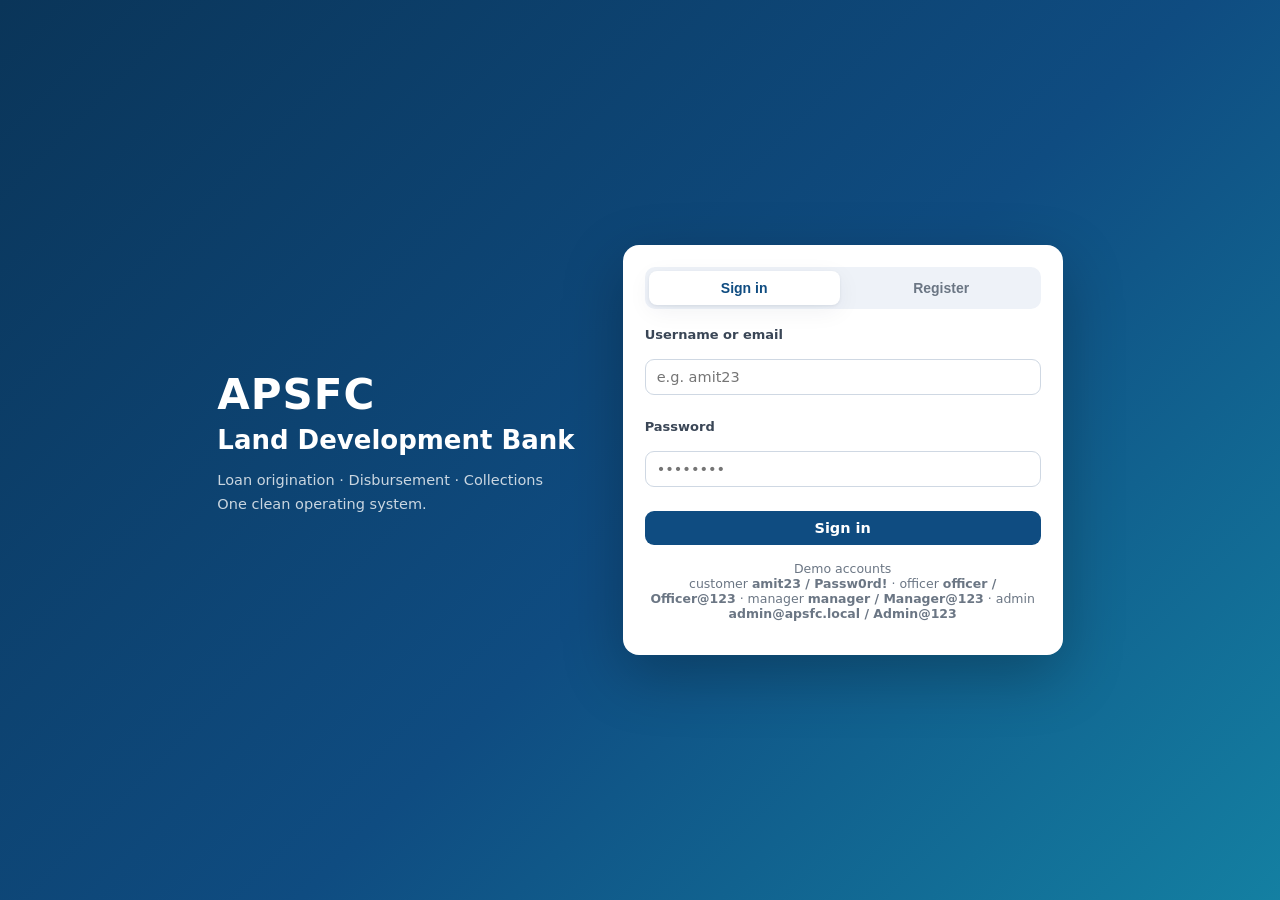
<file: frontend/index.html>
<!DOCTYPE html>
<html lang="en">
<head>
  <meta charset="UTF-8">
  <meta name="viewport" content="width=device-width, initial-scale=1.0">
  <title>APSFC Loan Management — Sign in</title>
  <link rel="stylesheet" href="assets/css/style.css">
</head>
<body class="auth-body">
  <div class="auth-shell">
    <div class="auth-brand">
      <div class="logo">APSFC</div>
      <h1>Land Development Bank</h1>
      <p class="muted">Loan origination · Disbursement · Collections<br>One clean operating system.</p>
    </div>
    <div class="auth-card">
      <div class="tabs">
        <button id="tab-login" class="tab active" onclick="switchTab('login')">Sign in</button>
        <button id="tab-register" class="tab" onclick="switchTab('register')">Register</button>
      </div>

      <!-- LOGIN -->
      <form id="form-login" class="tab-pane">
        <label>Username or email</label>
        <input name="identifier" required placeholder="e.g. amit23">
        <label>Password</label>
        <input name="password" type="password" required placeholder="••••••••">
        <button class="btn btn-primary btn-block" type="submit">Sign in</button>
        <p class="hint center">Demo accounts<br>
          customer <b>amit23 / Passw0rd!</b> ·
          officer <b>officer / Officer@123</b> ·
          manager <b>manager / Manager@123</b> ·
          admin <b>admin@apsfc.local / Admin@123</b></p>
      </form>

      <!-- REGISTER -->
      <form id="form-register" class="tab-pane" style="display:none">
        <div class="row2">
          <div><label>Full name</label><input name="fullName" required></div>
          <div><label>Username</label><input name="username" required minlength="3"></div>
        </div>
        <div class="row2">
          <div><label>Email</label><input name="email" type="email" required></div>
          <div><label>Phone</label><input name="phone" required></div>
        </div>
        <div class="row2">
          <div><label>Aadhaar (12 digits)</label><input name="aadhaarNumber" required pattern="[0-9]{12}"></div>
          <div><label>PAN</label><input name="panNumber" required pattern="[A-Za-z]{5}[0-9]{4}[A-Za-z]"></div>
        </div>
        <div class="row2">
          <div><label>Date of birth</label><input name="dateOfBirth" type="date" required></div>
          <div><label>Occupation</label>
            <select name="employmentType">
              <option value="">Select…</option>
              <option>SALARIED</option><option>SELF_EMPLOYED</option><option>BUSINESS_OWNER</option>
              <option>STUDENT</option><option>RETIRED</option><option>OTHER</option>
            </select>
          </div>
        </div>
        <div class="row2">
          <div><label>City</label><input name="city"></div>
          <div><label>State</label><input name="state"></div>
        </div>
        <label>Address</label>
        <input name="addressLine1" placeholder="Line 1">
        <input name="addressLine2" placeholder="Line 2 (optional)">
        <label>Pincode</label><input name="pincode" pattern="[0-9]{6}">
        <label>Password</label>
        <input name="password" type="password" required placeholder="8+ chars, A-Z a-z 0-9 and a symbol">
        <button class="btn btn-primary btn-block" type="submit">Create account</button>
      </form>
    </div>
  </div>

  <div id="toasts"></div>
  <script src="assets/js/api.js"></script>
  <script src="assets/js/common.js"></script>
  <script>
    function switchTab(t) {
      document.getElementById('tab-login').classList.toggle('active', t === 'login');
      document.getElementById('tab-register').classList.toggle('active', t === 'register');
      document.getElementById('form-login').style.display = t === 'login' ? '' : 'none';
      document.getElementById('form-register').style.display = t === 'register' ? '' : 'none';
    }

    document.getElementById('form-login').addEventListener('submit', async e => {
      e.preventDefault();
      const f = new FormData(e.target);
      const btn = e.target.querySelector('button'); btn.disabled = true;
      try {
        const r = await ace.post('/auth/login', { identifier: f.get('identifier'), password: f.get('password') });
        ace.token = r.token;
        ace.user = { id: r.user.id, username: r.user.username, email: r.user.email,
          fullName: r.user.fullName, phone: r.user.phone, role: r.user.role, status: r.user.status };
        location.href = 'app.html#/home';
      } catch (err) { toast(err.message); btn.disabled = false; }
    });

    document.getElementById('form-register').addEventListener('submit', async e => {
      e.preventDefault();
      const f = new FormData(e.target);
      const b = Object.fromEntries(f.entries());
      for (const k of ['employmentType', 'addressLine1', 'addressLine2', 'city', 'state', 'pincode']) {
        if (!b[k]) { delete b[k]; }
      }
      b.email = b.email.toLowerCase();
      b.panNumber = b.panNumber.toUpperCase();
      const btn = e.target.querySelector('button'); btn.disabled = true;
      try {
        const r = await ace.post('/auth/register', b);
        ace.token = r.token;
        ace.user = { id: r.user.id, username: r.user.username, email: r.user.email,
          fullName: r.user.fullName, phone: r.user.phone, role: r.user.role, status: r.user.status };
        toast('Account created — welcome!', 'ok');
        location.href = 'app.html#/home';
      } catch (err) { toast(err.message); btn.disabled = false; }
    });
  </script>
</body>
</html>
</file>
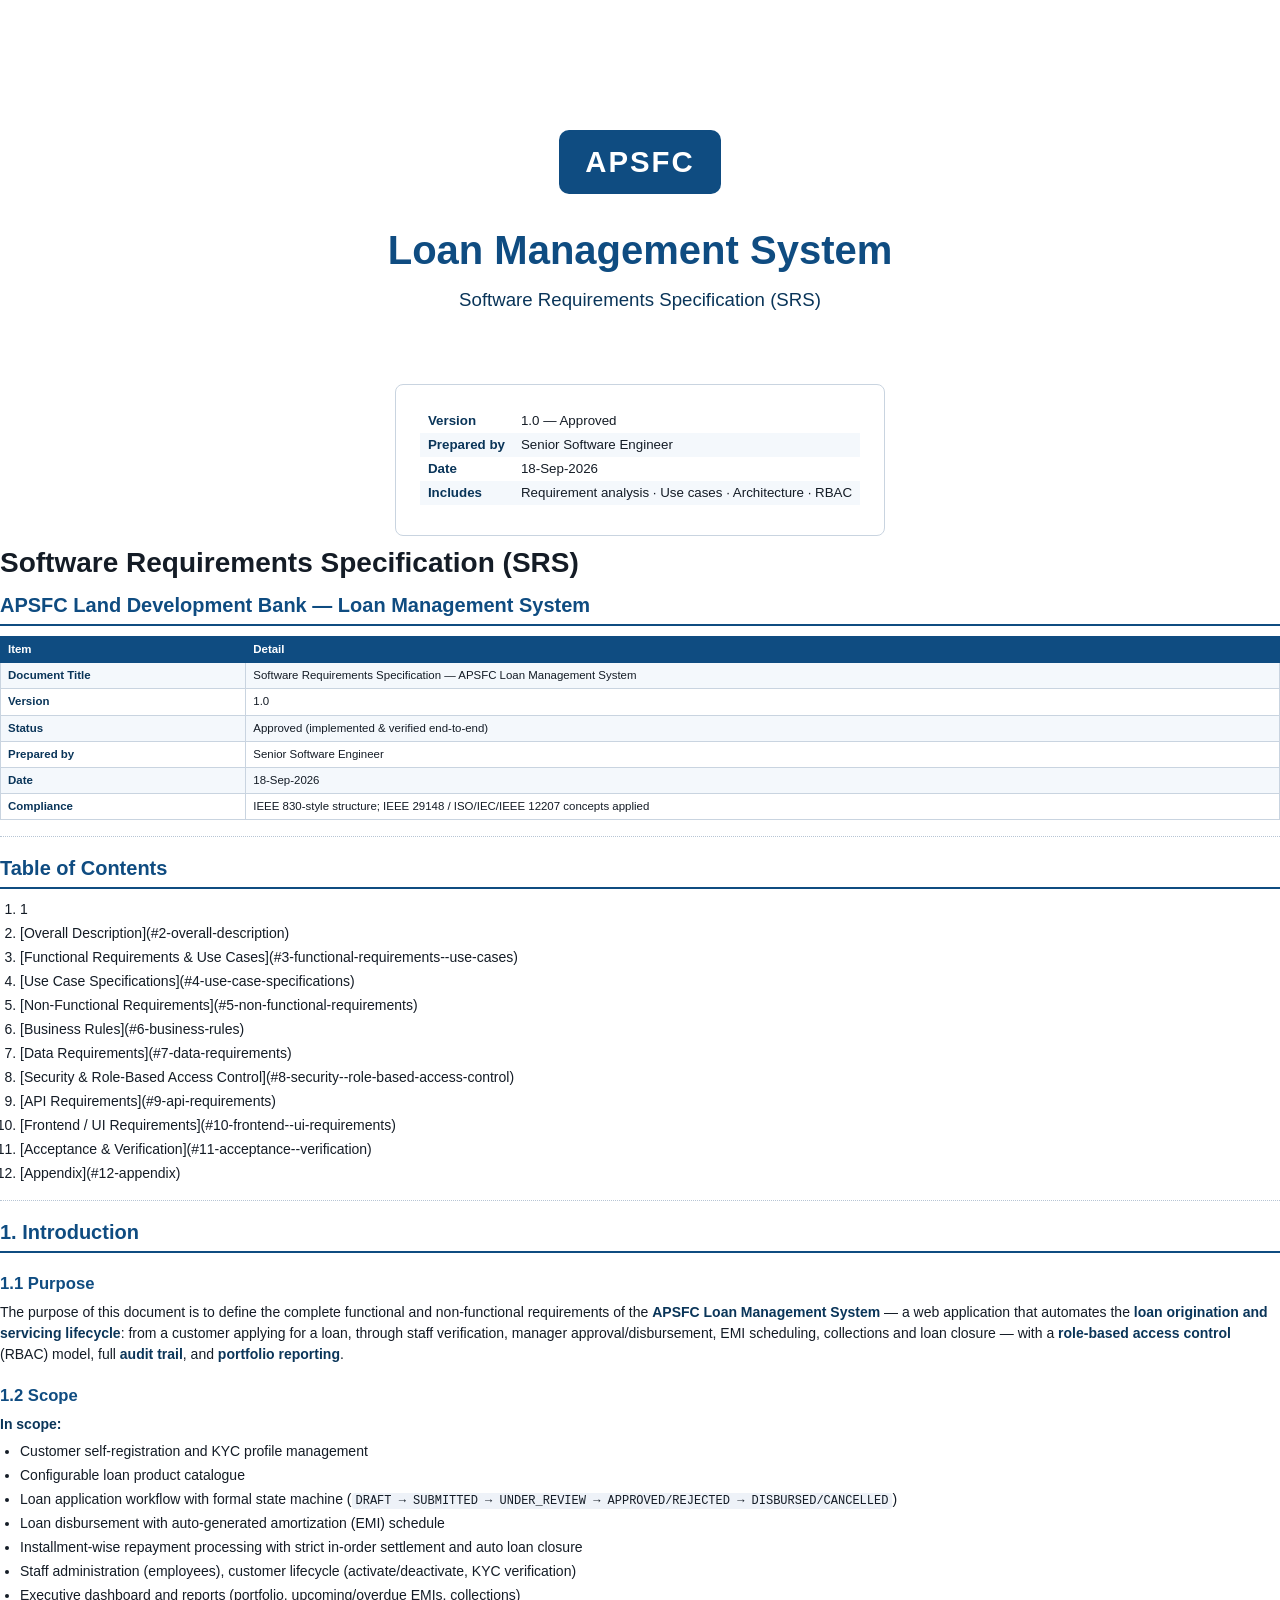
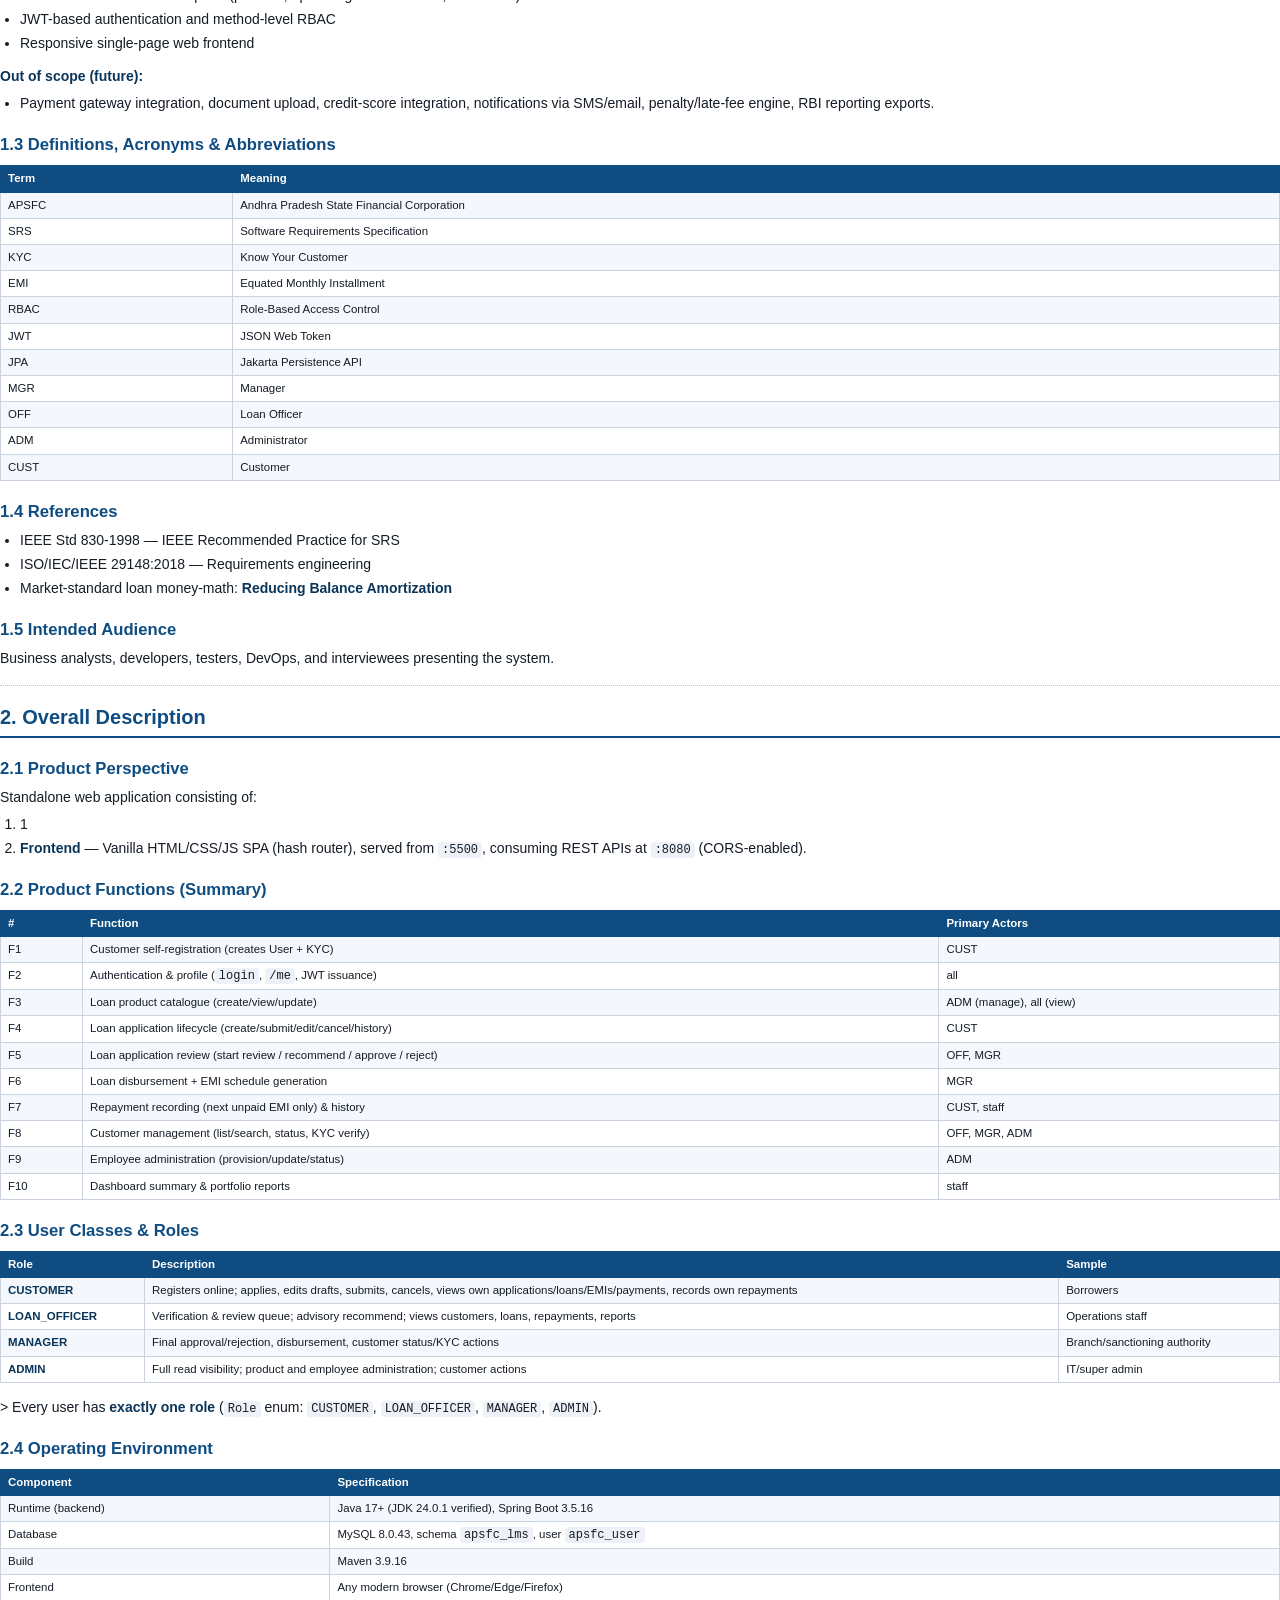
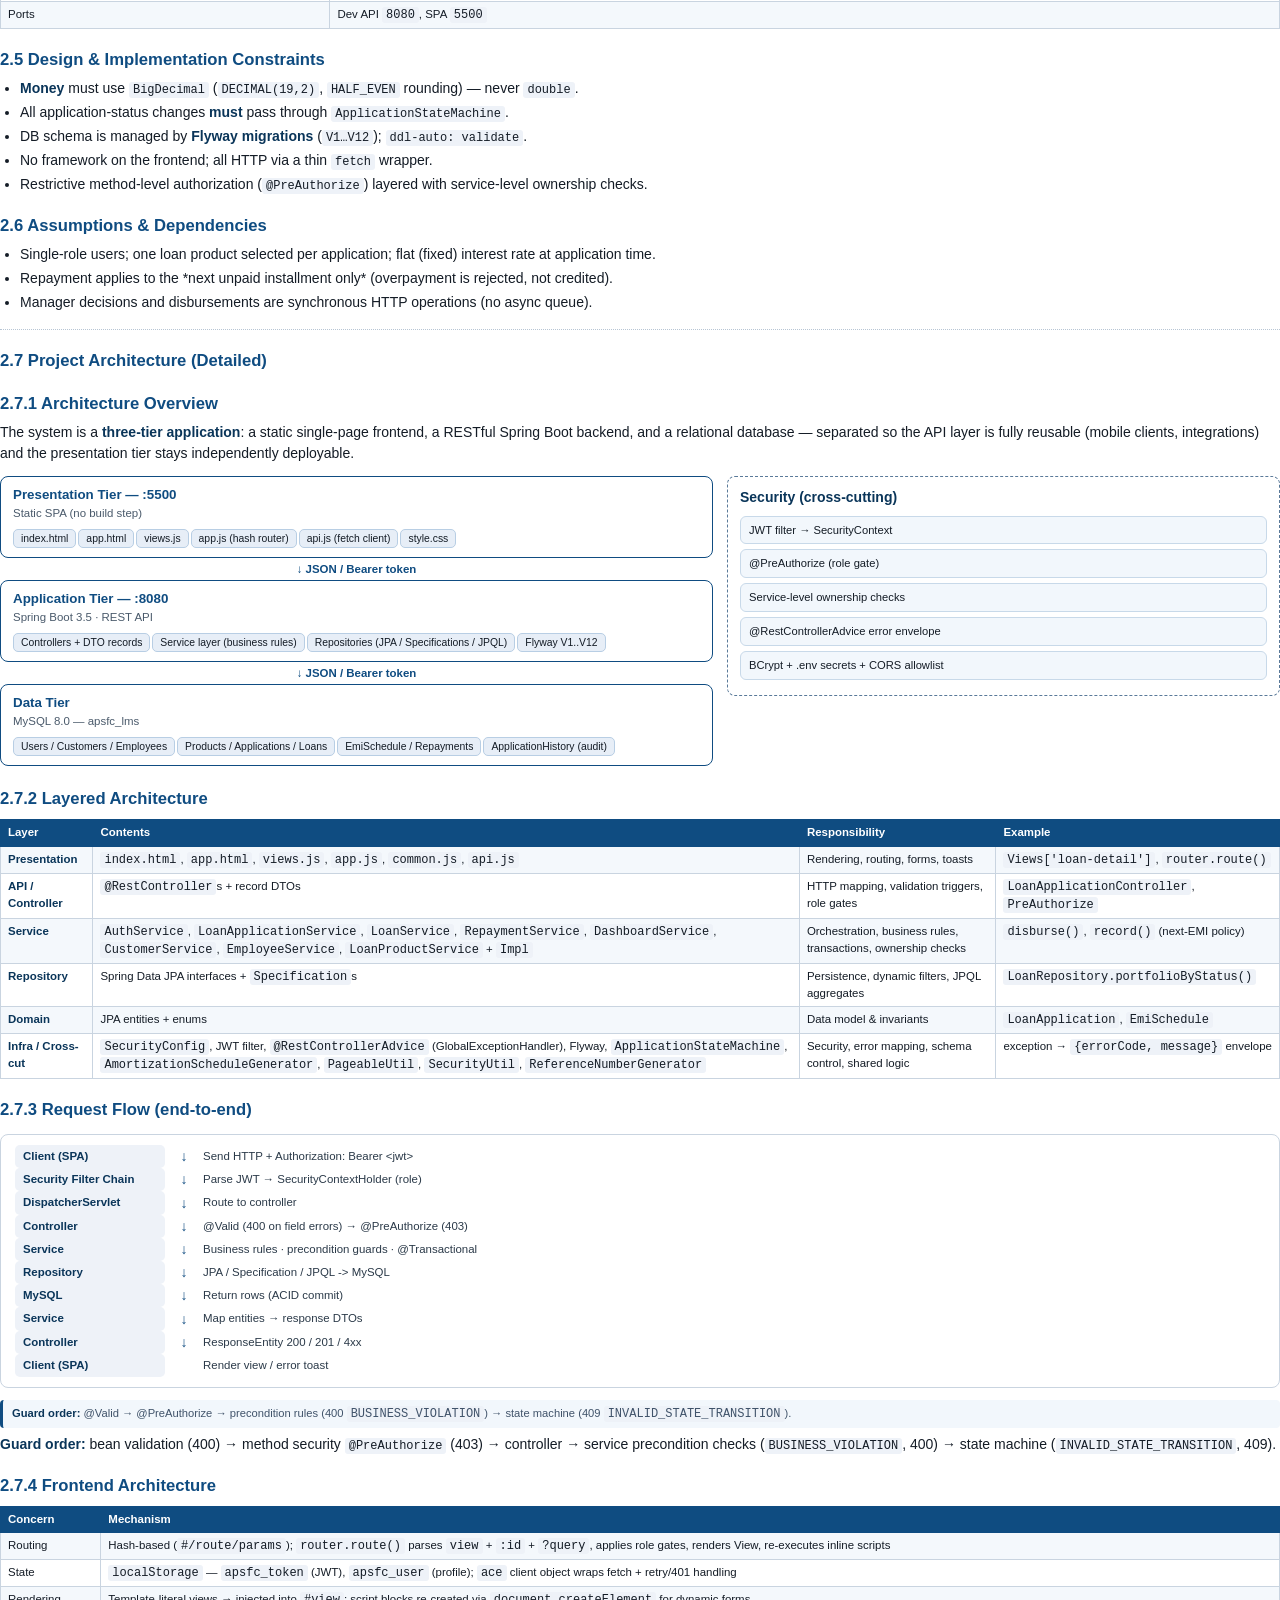
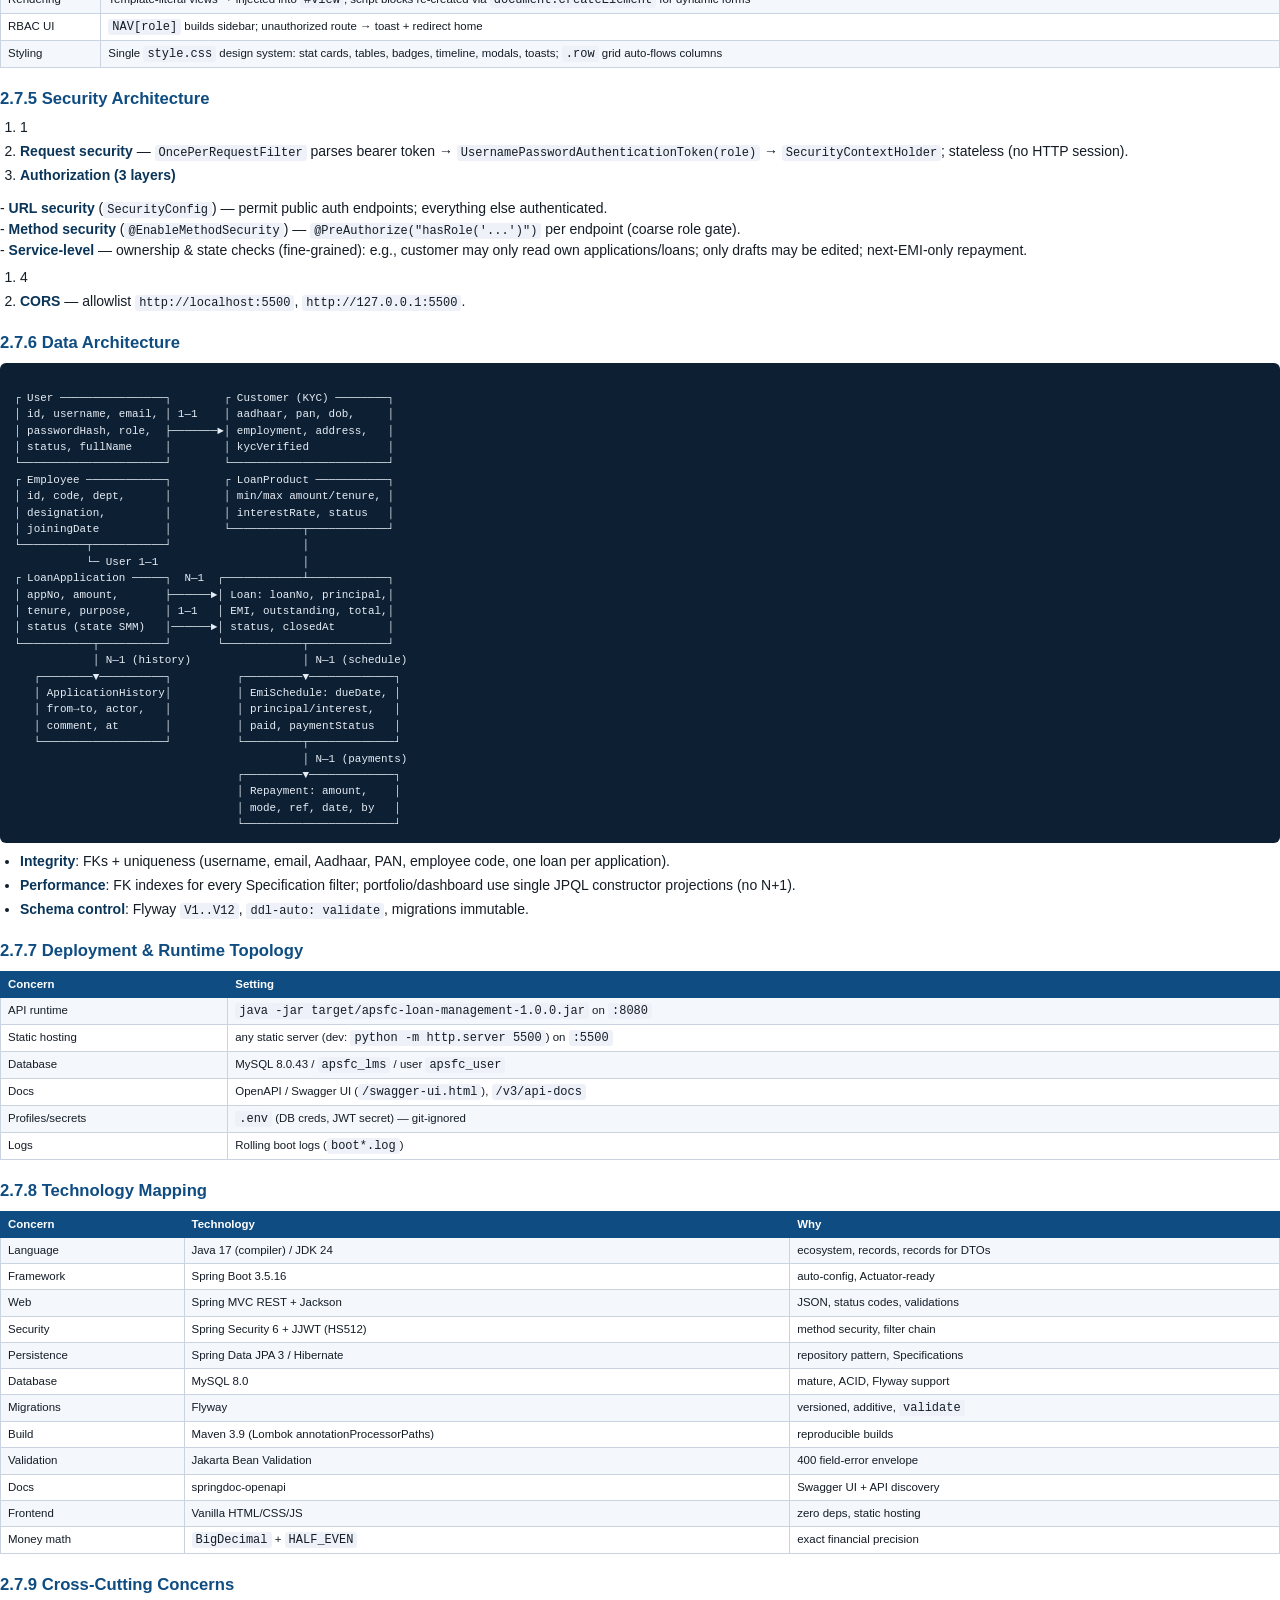
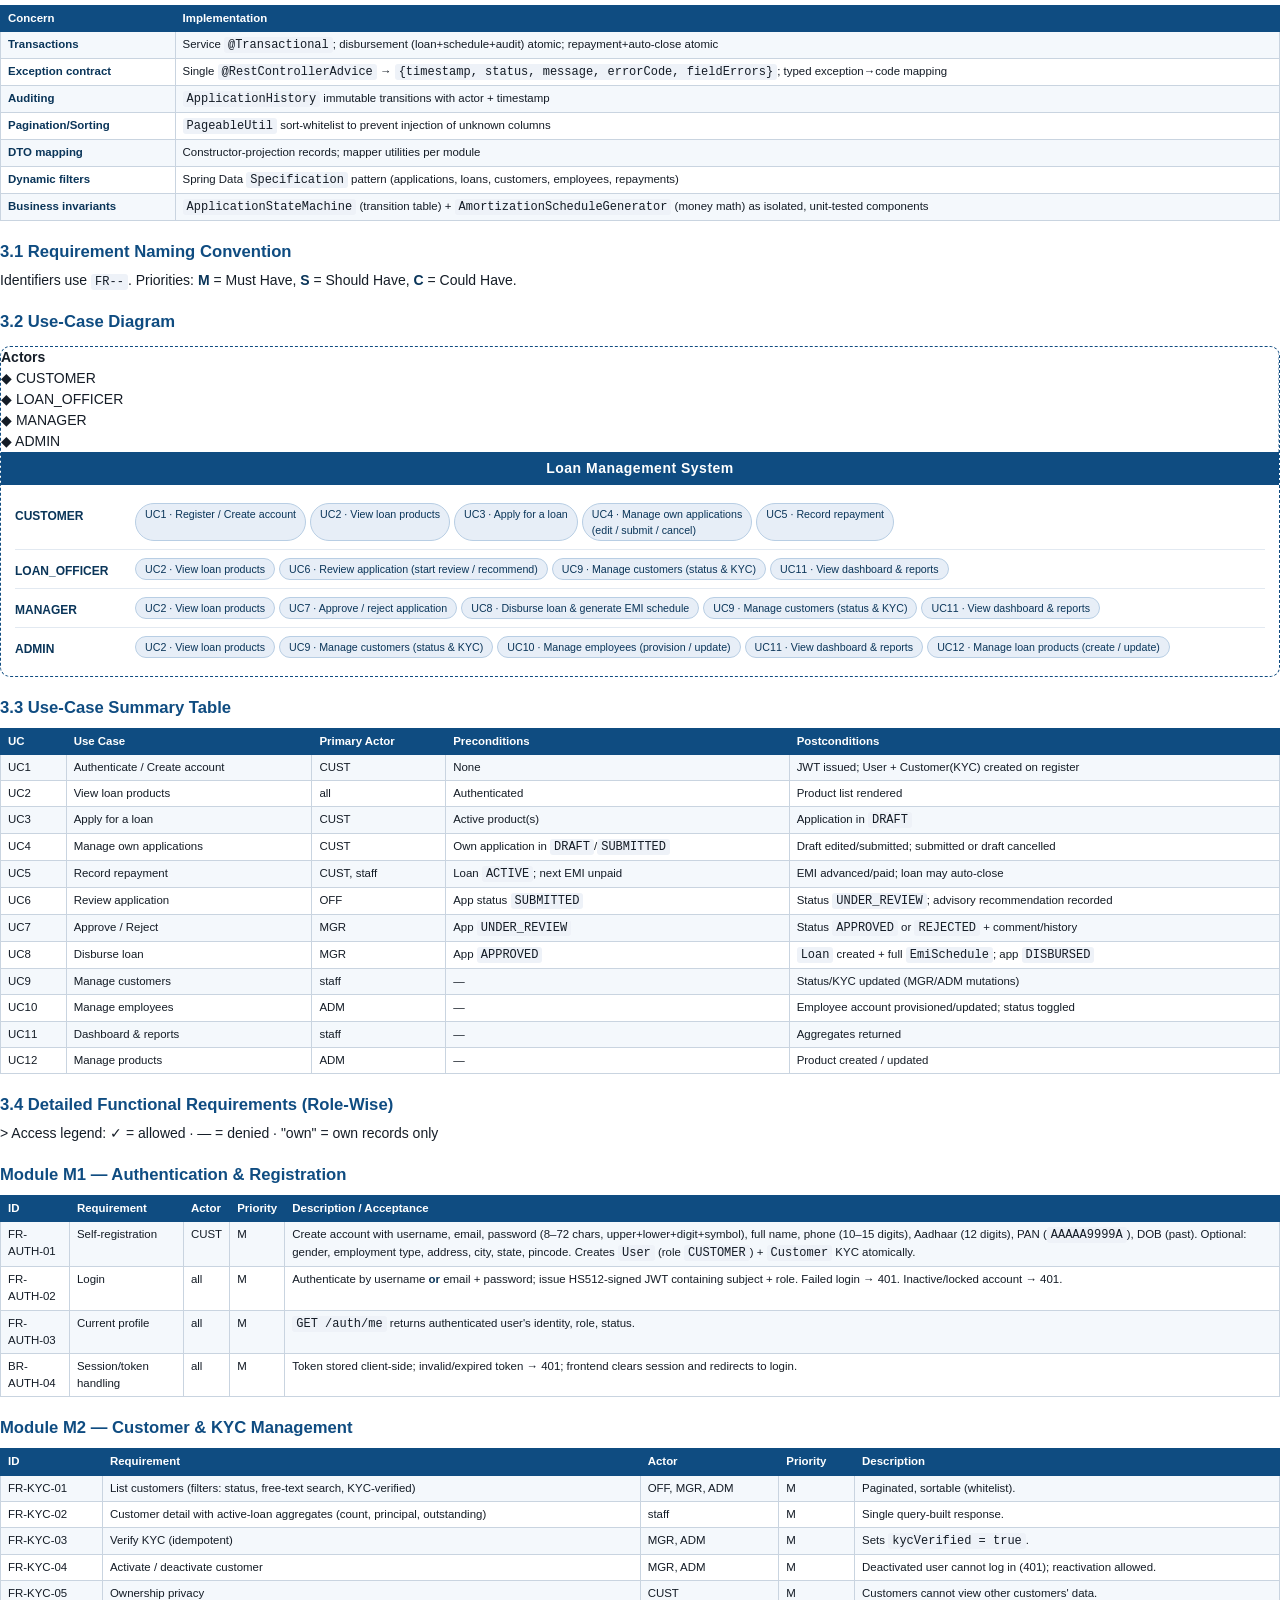
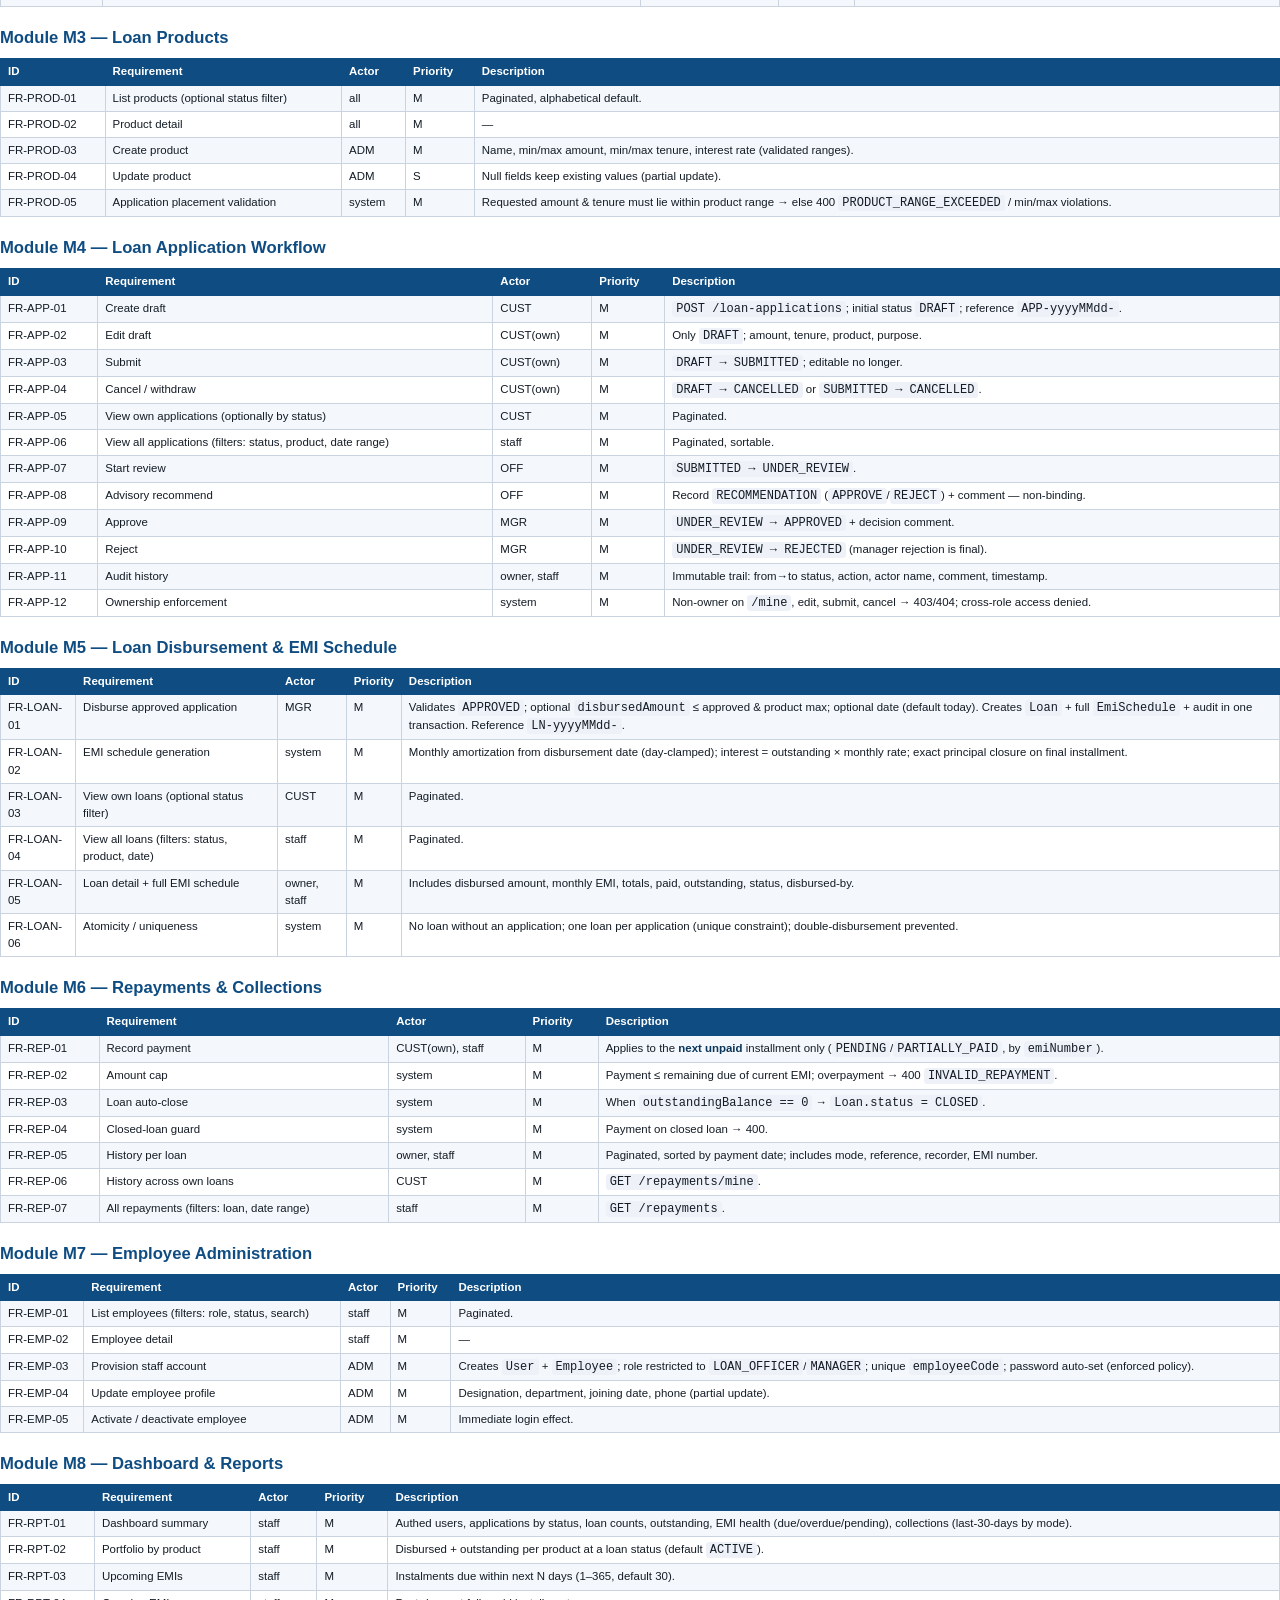
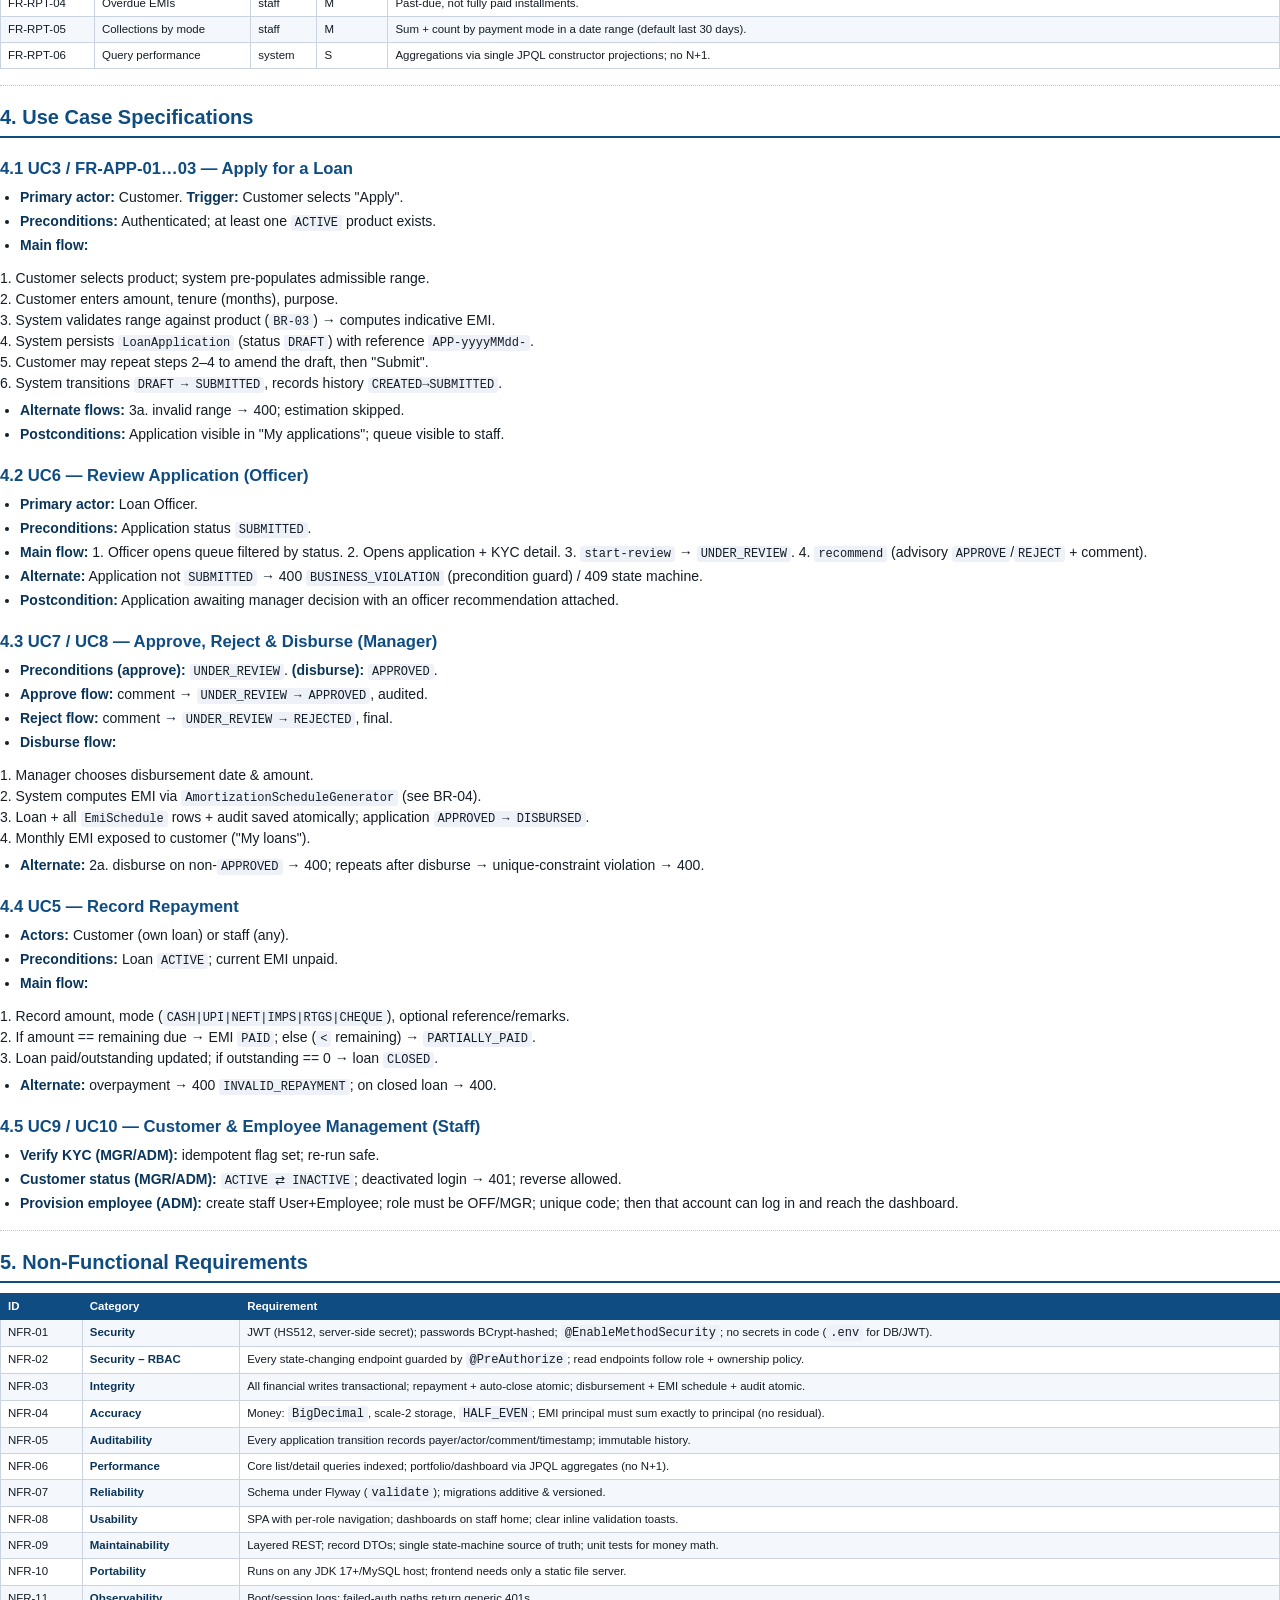
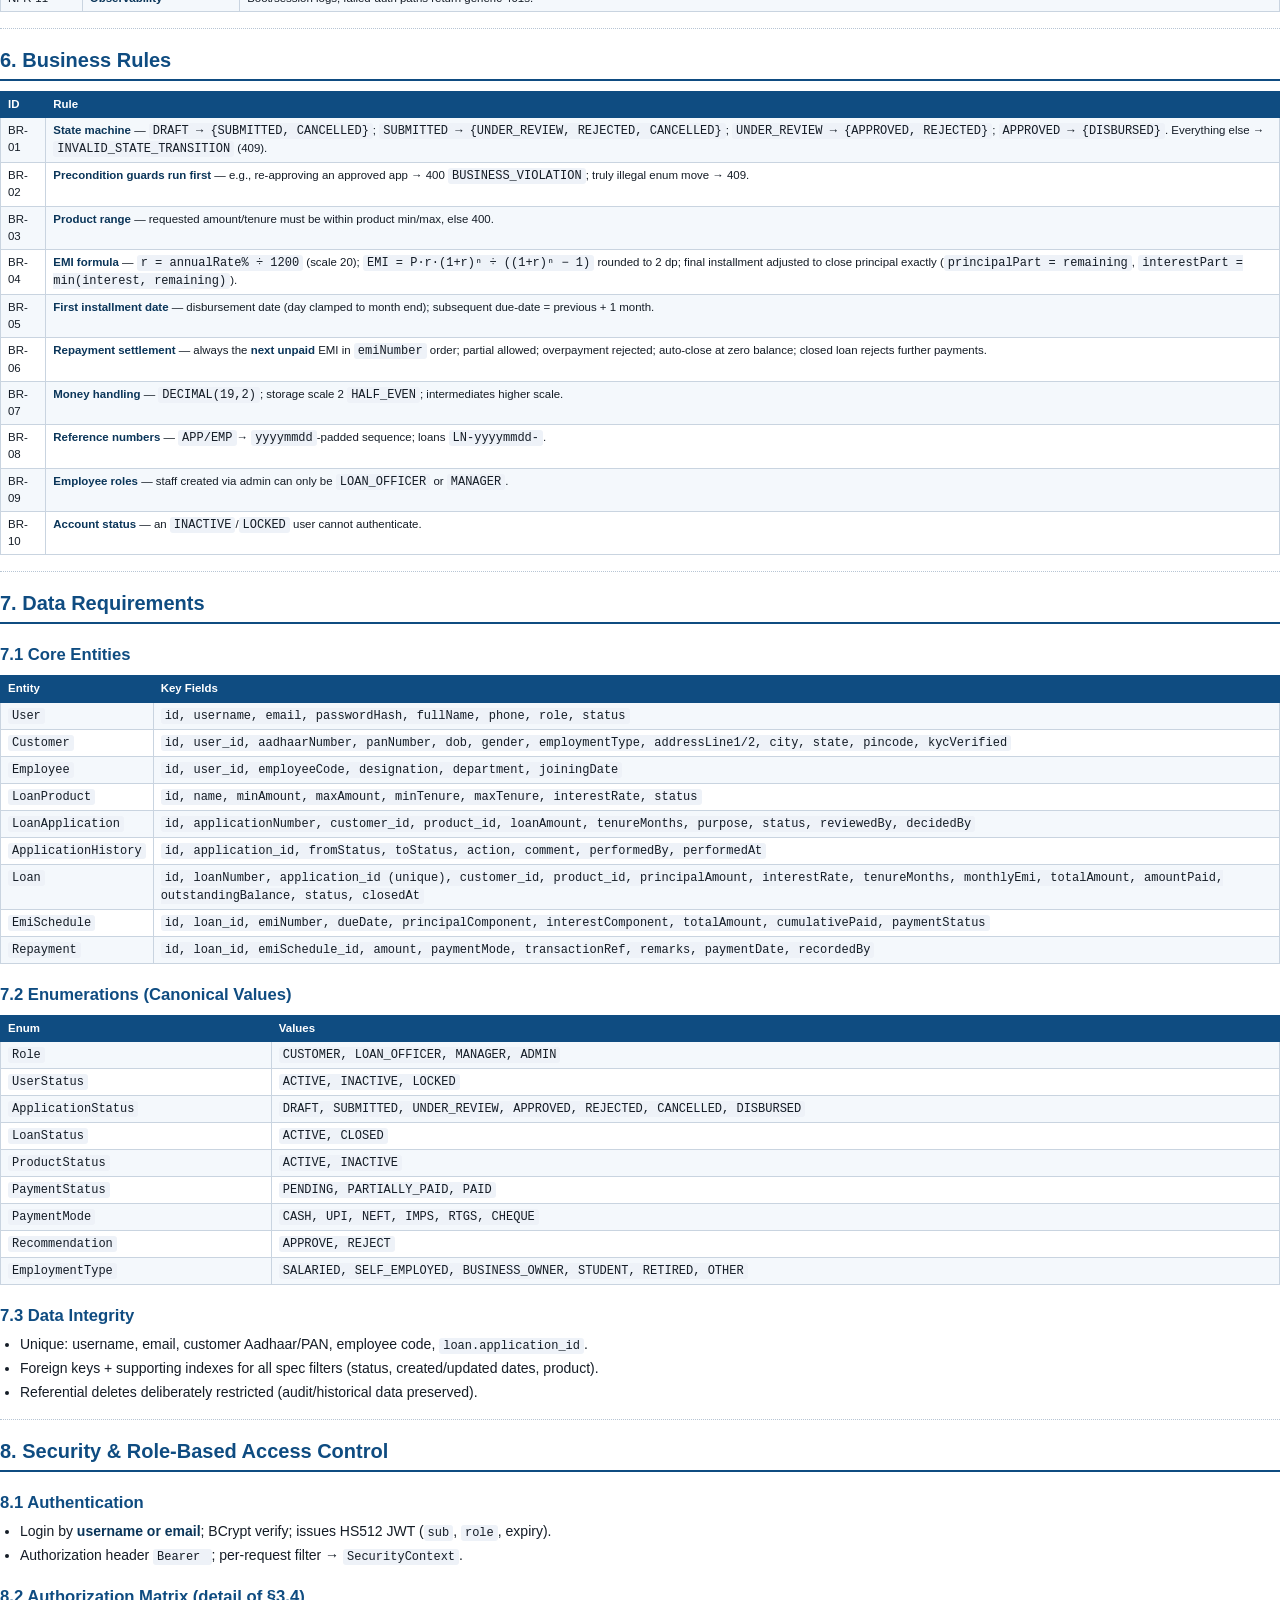
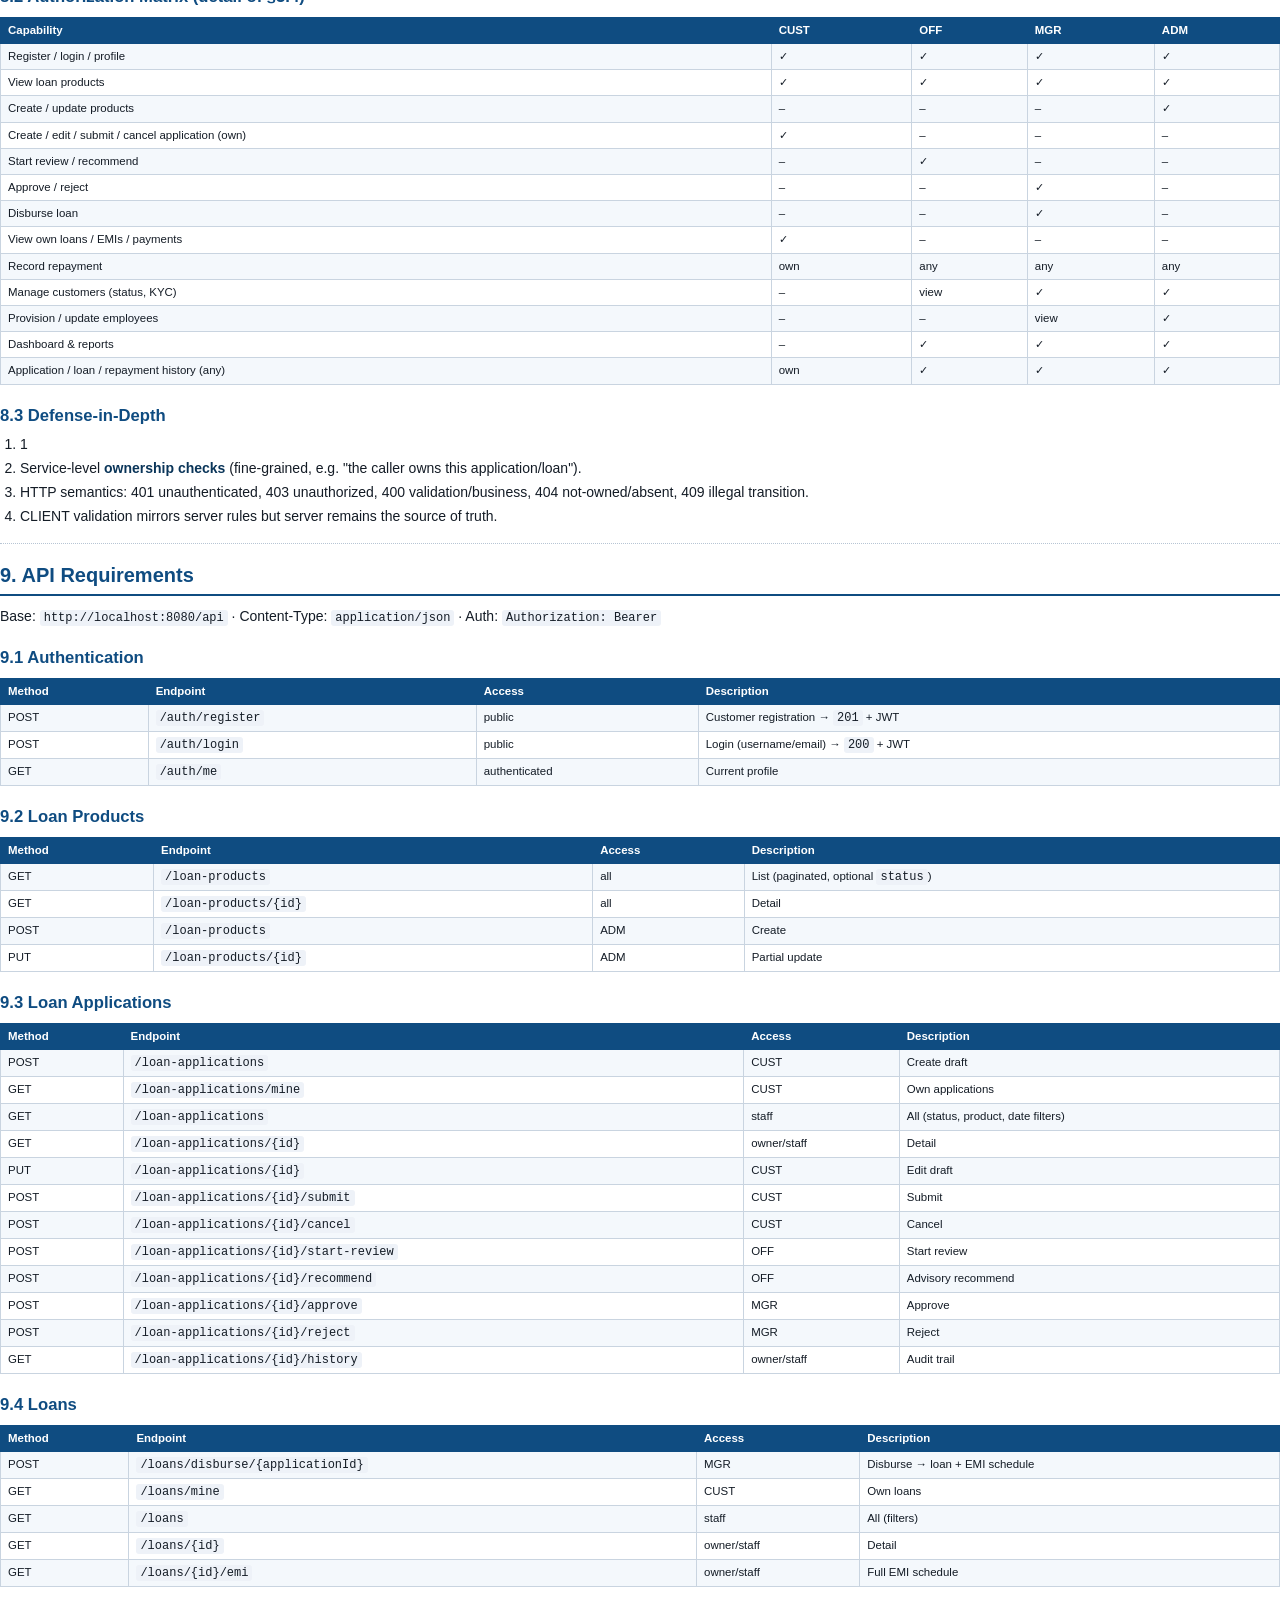
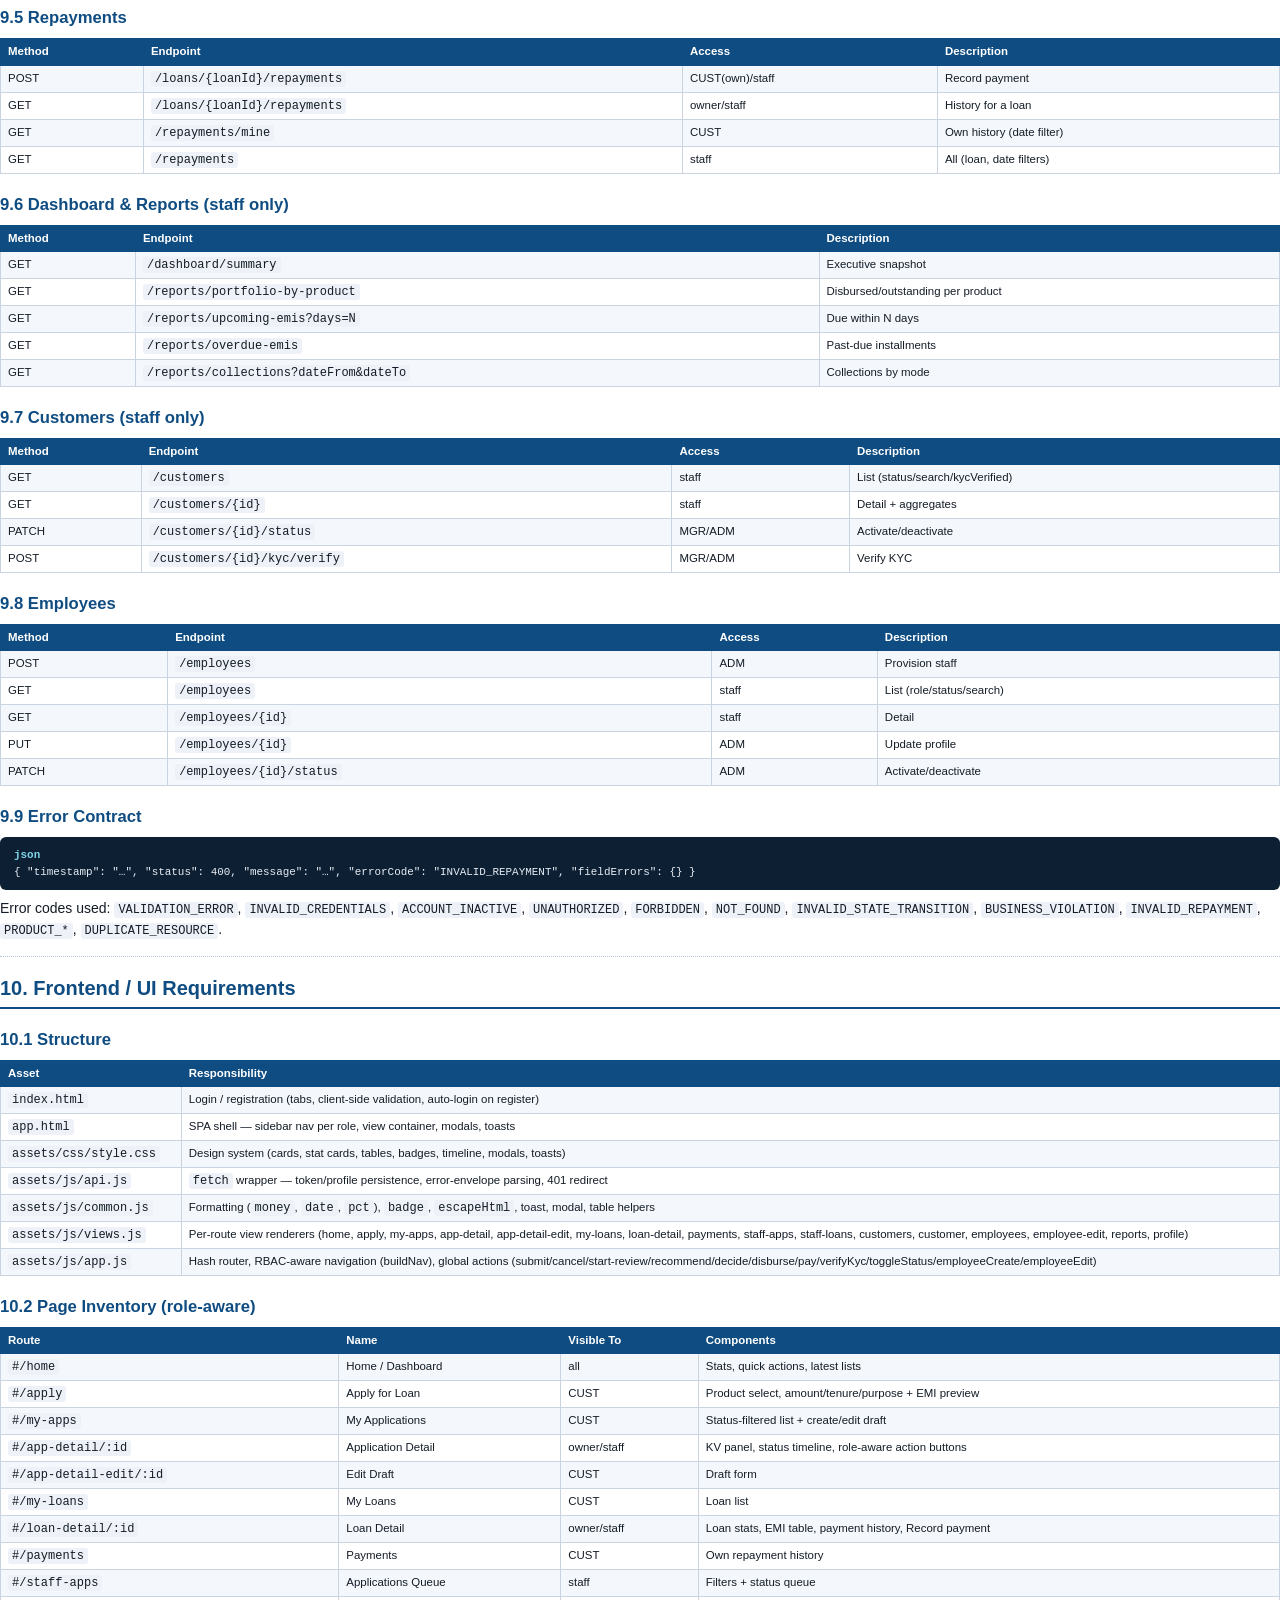
<file: docs/SRS.html>
<!DOCTYPE html>
<html lang="en">
<head>
<meta charset="UTF-8">
<title>APSFC Loan Management System — SRS</title>
<style>
  @page { size: A4; margin: 14mm 13mm 16mm 13mm; }
  * { box-sizing: border-box; }
  body { font-family: "Segoe UI", Calibri, Roboto, sans-serif; color: #141c26; font-size: 10.5pt; line-height: 1.5; margin: 0; }
  h1 { font-size: 21pt; margin: 0 0 6px; }
  h2 { font-size: 15pt; color: #0f4c81; border-bottom: 2px solid #0f4c81; padding-bottom: 4px; margin: 0 0 10px; }
  h2.sec { page-break-before: always; }
  h3 { font-size: 12.5pt; color: #0f4c81; margin: 18px 0 6px; }
  p { margin: 6px 0; }
  code { background: #eef2f8; border-radius: 3px; padding: 1px 4px; font-size: 9pt; font-family: Consolas, monospace; }
  strong { color: #0a3559; }
  table { width: 100%; border-collapse: collapse; margin: 8px 0 14px; font-size: 8.6pt; }
  th { background: #0f4c81; color: #fff; text-align: left; padding: 4px 7px; border: 1px solid #0f4c81; }
  td { border: 1px solid #c9d4e0; padding: 4px 7px; vertical-align: top; }
  .tbl-wrap { page-break-inside: auto; }
  tr:nth-child(even) td { background: #f4f8fc; }
  hr.soft { border: 0; border-top: 1px dotted #b7c5d4; margin: 16px 0; }

  ul, ol { margin: 6px 0 12px; padding-left: 20px; }
  li { margin: 3px 0; }
  .code-blk { background: #0d1f33; color: #e6edf5; border-radius: 6px; padding: 10px 14px; font-family: Consolas, monospace; font-size: 8.2pt; white-space: pre-wrap; margin: 8px 0; }
  .code-lang { color: #7fd4e8; font-weight: bold; }
  .code-diag { background: #fff; border: 1px solid #c9d4e0; border-radius: 6px; padding: 12px; font-family: Consolas, monospace; font-size: 8pt; white-space: pre; overflow-x: hidden; }

  /* cover */
  .cover { text-align: center; padding-top: 130px; }
  .cover h1 { font-size: 30pt; color: #0f4c81; }
  .cover .sub { font-size: 14pt; color: #0a3559; margin-bottom: 40px; }
  .cover .logo { display: inline-block; background: #0f4c81; color: #fff; font-weight: 800; font-size: 22pt; letter-spacing: 2px; padding: 10px 26px; border-radius: 10px; margin-bottom: 26px; }
  .cover .meta { display: inline-block; text-align: left; border: 1px solid #c9d4e0; border-radius: 8px; padding: 16px 24px; font-size: 10.5pt; margin-top: 30px; }
  .cover .meta td { border: 0; padding: 2px 8px; font-size: 10pt; }
  .toc { page-break-before: always; }
  .toc a { text-decoration: none; color: #141c26; }

  /* diagrams */
  .uc-wrap { border: 1.5px dashed #0f4c81; border-radius: 10px; padding: 0; margin: 12px 0; overflow: hidden; }
  .uc-side { border-right: 1px dashed #9bb3c8; }
  .uc-sys { flex: 1; padding: 0 14px 10px; }
  .uc-systitle { text-align: center; background: #0f4c81; color: #fff; font-weight: 700; letter-spacing: .5px; padding: 6px; margin: 0 -14px 10px; }
  .uc-row { display: flex; align-items: stretch; border-bottom: 1px solid #e2e9f1; padding: 8px 0; }
  .uc-row:last-child { border-bottom: 0; }
  .uc-actor { width: 120px; font-weight: 800; color: #0a3559; font-size: 9pt; padding-top: 4px; }
  .uc-pills { flex: 1; display: flex; flex-wrap: wrap; gap: 4px; }
  .uc-pill { background: #e7eef7; border: 1px solid #b8cee4; color: #0a3559; border-radius: 999px; padding: 2px 9px; font-size: 8pt; }

  .arch-wrap { display: flex; gap: 14px; margin: 12px 0; }
  .arch-main { flex: 1.15; }
  .arch-tier { border: 1px solid #0f4c81; border-radius: 8px; padding: 8px 12px; margin-bottom: 2px; }
  .arch-tiername { font-weight: 800; color: #0f4c81; font-size: 10pt; }
  .arch-tierdesc { font-size: 8.6pt; color: #4a5a6b; }
  .arch-chips { margin-top: 5px; }
  .chip { display: inline-block; background: #e7eef7; border: 1px solid #b8cee4; border-radius: 5px; padding: 1px 7px; font-size: 7.8pt; margin: 1px 2px 1px 0; }
  .arch-arrow { text-align: center; color: #0f4c81; font-weight: 600; font-size: 8.6pt; padding: 1px 0; }
  .arch-sec { flex: 0.85; border: 1px dashed #5a7a99; border-radius: 8px; padding: 10px 12px; align-self: start; }
  .arch-sec-title { font-weight: 800; color: #0a3559; margin-bottom: 8px; }
  .arch-pill { background: #f2f7fc; border: 1px solid #c8d9e9; border-radius: 6px; padding: 5px 8px; font-size: 8.4pt; margin-bottom: 5px; }

  .seq-wrap { border: 1px solid #c9d4e0; border-radius: 8px; padding: 10px 14px; margin: 12px 0; }
  .seq-row { display: flex; align-items: center; gap: 10px; }
  .seq-who { width: 150px; font-weight: 700; color: #0a3559; background: #eef2f8; border-radius: 5px; padding: 3px 8px; font-size: 8.6pt; }
  .seq-arrow { width: 18px; text-align: center; color: #0f4c81; }
  .seq-what { flex: 1; font-size: 8.6pt; color: #2b3a49; }
  .fig-note { font-size: 8.4pt; color: #40536a; background: #f2f7fc; border-left: 3px solid #0f4c81; padding: 5px 9px; border-radius: 4px; }
</style>
</head>
<body>

<div class="cover">
  <div class="logo">APSFC</div>
  <h1>Loan Management System</h1>
  <div class="sub">Software Requirements Specification (SRS)</div>
  <div class="meta">
    <table>
      <tr><td><strong>Version</strong></td><td>1.0 — Approved</td></tr>
      <tr><td><strong>Prepared by</strong></td><td>Senior Software Engineer</td></tr>
      <tr><td><strong>Date</strong></td><td>18-Sep-2026</td></tr>
      <tr><td><strong>Includes</strong></td><td>Requirement analysis · Use cases · Architecture · RBAC</td></tr>
    </table>
  </div>
</div>

<noscript><p style="color:#c0392b">JavaScript required for diagram rendering.</p></noscript>

<h1 id="software-requirements-specification">Software Requirements Specification (SRS)</h1>
<h2 id="apsfc-land-development-bank-loan-management-system" class="sec">APSFC Land Development Bank — Loan Management System</h2>
<div class="tbl-wrap"><table><tr><th>Item</th><th>Detail</th></tr><tr><td><strong>Document Title</strong></td><td>Software Requirements Specification — APSFC Loan Management System</td></tr><tr><td><strong>Version</strong></td><td>1.0</td></tr><tr><td><strong>Status</strong></td><td>Approved (implemented & verified end-to-end)</td></tr><tr><td><strong>Prepared by</strong></td><td>Senior Software Engineer</td></tr><tr><td><strong>Date</strong></td><td>18-Sep-2026</td></tr><tr><td><strong>Compliance</strong></td><td>IEEE 830-style structure; IEEE 29148 / ISO/IEC/IEEE 12207 concepts applied</td></tr></table></div>
<hr class="soft">
<h2 id="table-of-contents" class="sec">Table of Contents</h2>
<ol>
<li>1</li>
<li>[Overall Description](#2-overall-description)</li>
<li>[Functional Requirements & Use Cases](#3-functional-requirements--use-cases)</li>
<li>[Use Case Specifications](#4-use-case-specifications)</li>
<li>[Non-Functional Requirements](#5-non-functional-requirements)</li>
<li>[Business Rules](#6-business-rules)</li>
<li>[Data Requirements](#7-data-requirements)</li>
<li>[Security & Role-Based Access Control](#8-security--role-based-access-control)</li>
<li>[API Requirements](#9-api-requirements)</li>
<li>[Frontend / UI Requirements](#10-frontend--ui-requirements)</li>
<li>[Acceptance & Verification](#11-acceptance--verification)</li>
<li>[Appendix](#12-appendix)</li>
</ol>
<hr class="soft">
<h2 id="1-introduction" class="sec">1. Introduction</h2>
<h3 id="1-1-purpose">1.1 Purpose</h3>
<p>The purpose of this document is to define the complete functional and non-functional requirements of the <strong>APSFC Loan Management System</strong> — a web application that automates the <strong>loan origination and servicing lifecycle</strong>: from a customer applying for a loan, through staff verification, manager approval/disbursement, EMI scheduling, collections and loan closure — with a <strong>role-based access control</strong> (RBAC) model, full <strong>audit trail</strong>, and <strong>portfolio reporting</strong>.</p>
<h3 id="1-2-scope">1.2 Scope</h3>
<p><strong>In scope:</strong></p>
<ul>
<li>Customer self-registration and KYC profile management</li>
<li>Configurable loan product catalogue</li>
<li>Loan application workflow with formal state machine (<code>DRAFT → SUBMITTED → UNDER_REVIEW → APPROVED/REJECTED → DISBURSED/CANCELLED</code>)</li>
<li>Loan disbursement with auto-generated amortization (EMI) schedule</li>
<li>Installment-wise repayment processing with strict in-order settlement and auto loan closure</li>
<li>Staff administration (employees), customer lifecycle (activate/deactivate, KYC verification)</li>
<li>Executive dashboard and reports (portfolio, upcoming/overdue EMIs, collections)</li>
<li>JWT-based authentication and method-level RBAC</li>
<li>Responsive single-page web frontend</li>
</ul>
<p><strong>Out of scope (future):</strong></p>
<ul>
<li>Payment gateway integration, document upload, credit-score integration, notifications via SMS/email, penalty/late-fee engine, RBI reporting exports.</li>
</ul>
<h3 id="1-3-definitions-acronyms-abbreviations">1.3 Definitions, Acronyms &amp; Abbreviations</h3>
<div class="tbl-wrap"><table><tr><th>Term</th><th>Meaning</th></tr><tr><td>APSFC</td><td>Andhra Pradesh State Financial Corporation</td></tr><tr><td>SRS</td><td>Software Requirements Specification</td></tr><tr><td>KYC</td><td>Know Your Customer</td></tr><tr><td>EMI</td><td>Equated Monthly Installment</td></tr><tr><td>RBAC</td><td>Role-Based Access Control</td></tr><tr><td>JWT</td><td>JSON Web Token</td></tr><tr><td>JPA</td><td>Jakarta Persistence API</td></tr><tr><td>MGR</td><td>Manager</td></tr><tr><td>OFF</td><td>Loan Officer</td></tr><tr><td>ADM</td><td>Administrator</td></tr><tr><td>CUST</td><td>Customer</td></tr></table></div>
<h3 id="1-4-references">1.4 References</h3>
<ul>
<li>IEEE Std 830-1998 — IEEE Recommended Practice for SRS</li>
<li>ISO/IEC/IEEE 29148:2018 — Requirements engineering</li>
<li>Market-standard loan money-math: <strong>Reducing Balance Amortization</strong></li>
</ul>
<h3 id="1-5-intended-audience">1.5 Intended Audience</h3>
<p>Business analysts, developers, testers, DevOps, and interviewees presenting the system.</p>
<hr class="soft">
<h2 id="2-overall-description" class="sec">2. Overall Description</h2>
<h3 id="2-1-product-perspective">2.1 Product Perspective</h3>
<p>Standalone web application consisting of:</p>
<ol>
<li>1</li>
<li><strong>Frontend</strong> — Vanilla HTML/CSS/JS SPA (hash router), served from <code>:5500</code>, consuming REST APIs at <code>:8080</code> (CORS-enabled).</li>
</ol>
<h3 id="2-2-product-functions">2.2 Product Functions (Summary)</h3>
<div class="tbl-wrap"><table><tr><th>#</th><th>Function</th><th>Primary Actors</th></tr><tr><td>F1</td><td>Customer self-registration (creates User + KYC)</td><td>CUST</td></tr><tr><td>F2</td><td>Authentication & profile (<code>login</code>, <code>/me</code>, JWT issuance)</td><td>all</td></tr><tr><td>F3</td><td>Loan product catalogue (create/view/update)</td><td>ADM (manage), all (view)</td></tr><tr><td>F4</td><td>Loan application lifecycle (create/submit/edit/cancel/history)</td><td>CUST</td></tr><tr><td>F5</td><td>Loan application review (start review / recommend / approve / reject)</td><td>OFF, MGR</td></tr><tr><td>F6</td><td>Loan disbursement + EMI schedule generation</td><td>MGR</td></tr><tr><td>F7</td><td>Repayment recording (next unpaid EMI only) & history</td><td>CUST, staff</td></tr><tr><td>F8</td><td>Customer management (list/search, status, KYC verify)</td><td>OFF, MGR, ADM</td></tr><tr><td>F9</td><td>Employee administration (provision/update/status)</td><td>ADM</td></tr><tr><td>F10</td><td>Dashboard summary & portfolio reports</td><td>staff</td></tr></table></div>
<h3 id="2-3-user-classes-roles">2.3 User Classes &amp; Roles</h3>
<div class="tbl-wrap"><table><tr><th>Role</th><th>Description</th><th>Sample</th></tr><tr><td><strong>CUSTOMER</strong></td><td>Registers online; applies, edits drafts, submits, cancels, views own applications/loans/EMIs/payments, records own repayments</td><td>Borrowers</td></tr><tr><td><strong>LOAN_OFFICER</strong></td><td>Verification & review queue; advisory recommend; views customers, loans, repayments, reports</td><td>Operations staff</td></tr><tr><td><strong>MANAGER</strong></td><td>Final approval/rejection, disbursement, customer status/KYC actions</td><td>Branch/sanctioning authority</td></tr><tr><td><strong>ADMIN</strong></td><td>Full read visibility; product and employee administration; customer actions</td><td>IT/super admin</td></tr></table></div>
<p>> Every user has <strong>exactly one role</strong> (<code>Role</code> enum: <code>CUSTOMER</code>, <code>LOAN_OFFICER</code>, <code>MANAGER</code>, <code>ADMIN</code>).</p>
<h3 id="2-4-operating-environment">2.4 Operating Environment</h3>
<div class="tbl-wrap"><table><tr><th>Component</th><th>Specification</th></tr><tr><td>Runtime (backend)</td><td>Java 17+ (JDK 24.0.1 verified), Spring Boot 3.5.16</td></tr><tr><td>Database</td><td>MySQL 8.0.43, schema <code>apsfc_lms</code>, user <code>apsfc_user</code></td></tr><tr><td>Build</td><td>Maven 3.9.16</td></tr><tr><td>Frontend</td><td>Any modern browser (Chrome/Edge/Firefox)</td></tr><tr><td>Ports</td><td>Dev API <code>8080</code>, SPA <code>5500</code></td></tr></table></div>
<h3 id="2-5-design-implementation-constraints">2.5 Design &amp; Implementation Constraints</h3>
<ul>
<li><strong>Money</strong> must use <code>BigDecimal</code> (<code>DECIMAL(19,2)</code>, <code>HALF_EVEN</code> rounding) — never <code>double</code>.</li>
<li>All application-status changes <strong>must</strong> pass through <code>ApplicationStateMachine</code>.</li>
<li>DB schema is managed by <strong>Flyway migrations</strong> (<code>V1…V12</code>); <code>ddl-auto: validate</code>.</li>
<li>No framework on the frontend; all HTTP via a thin <code>fetch</code> wrapper.</li>
<li>Restrictive method-level authorization (<code>@PreAuthorize</code>) layered with service-level ownership checks.</li>
</ul>
<h3 id="2-6-assumptions-dependencies">2.6 Assumptions &amp; Dependencies</h3>
<ul>
<li>Single-role users; one loan product selected per application; flat (fixed) interest rate at application time.</li>
<li>Repayment applies to the *next unpaid installment only* (overpayment is rejected, not credited).</li>
<li>Manager decisions and disbursements are synchronous HTTP operations (no async queue).</li>
</ul>
<hr class="soft">
<h3 id="2-7-project-architecture">2.7 Project Architecture (Detailed)</h3>
<h3 id="2-7-1-architecture-overview">2.7.1 Architecture Overview</h3>
<p>The system is a <strong>three-tier application</strong>: a static single-page frontend, a RESTful Spring Boot backend, and a relational database — separated so the API layer is fully reusable (mobile clients, integrations) and the presentation tier stays independently deployable.</p>

    <div class="arch-wrap">
        <div class="arch-main">
            
        <div class="arch-tier">
            <div class="arch-tiername">Presentation Tier — :5500</div>
            <div class="arch-tierdesc">Static SPA (no build step)</div>
            <div class="arch-chips"><span class="chip">index.html</span><span class="chip">app.html</span><span class="chip">views.js</span><span class="chip">app.js (hash router)</span><span class="chip">api.js (fetch client)</span><span class="chip">style.css</span></div>
        </div>
            <div class="arch-arrow">&#8595;&nbsp;JSON / Bearer token</div>
            
        <div class="arch-tier">
            <div class="arch-tiername">Application Tier — :8080</div>
            <div class="arch-tierdesc">Spring Boot 3.5 · REST API</div>
            <div class="arch-chips"><span class="chip">Controllers + DTO records</span><span class="chip">Service layer (business rules)</span><span class="chip">Repositories (JPA / Specifications / JPQL)</span><span class="chip">Flyway V1..V12</span></div>
        </div>
            <div class="arch-arrow">&#8595;&nbsp;JSON / Bearer token</div>
            
        <div class="arch-tier">
            <div class="arch-tiername">Data Tier</div>
            <div class="arch-tierdesc">MySQL 8.0 — apsfc_lms</div>
            <div class="arch-chips"><span class="chip">Users / Customers / Employees</span><span class="chip">Products / Applications / Loans</span><span class="chip">EmiSchedule / Repayments</span><span class="chip">ApplicationHistory (audit)</span></div>
        </div>
        </div>
        <div class="arch-sec">
            <div class="arch-sec-title">Security (cross-cutting)</div>
            <div class="arch-pill">JWT filter → SecurityContext</div>
            <div class="arch-pill">@PreAuthorize (role gate)</div>
            <div class="arch-pill">Service-level ownership checks</div>
            <div class="arch-pill">@RestControllerAdvice error envelope</div>
            <div class="arch-pill">BCrypt + .env secrets + CORS allowlist</div>
        </div>
    </div>
<h3 id="2-7-2-layered-architecture">2.7.2 Layered Architecture</h3>
<div class="tbl-wrap"><table><tr><th>Layer</th><th>Contents</th><th>Responsibility</th><th>Example</th></tr><tr><td><strong>Presentation</strong></td><td><code>index.html</code>, <code>app.html</code>, <code>views.js</code>, <code>app.js</code>, <code>common.js</code>, <code>api.js</code></td><td>Rendering, routing, forms, toasts</td><td><code>Views['loan-detail']</code>, <code>router.route()</code></td></tr><tr><td><strong>API / Controller</strong></td><td><code>@RestController</code>s + record DTOs</td><td>HTTP mapping, validation triggers, role gates</td><td><code>LoanApplicationController</code>, <code>PreAuthorize</code></td></tr><tr><td><strong>Service</strong></td><td><code>AuthService</code>, <code>LoanApplicationService</code>, <code>LoanService</code>, <code>RepaymentService</code>, <code>DashboardService</code>, <code>CustomerService</code>, <code>EmployeeService</code>, <code>LoanProductService</code> + <code>Impl</code></td><td>Orchestration, business rules, transactions, ownership checks</td><td><code>disburse()</code>, <code>record()</code> (next-EMI policy)</td></tr><tr><td><strong>Repository</strong></td><td>Spring Data JPA interfaces + <code>Specification</code>s</td><td>Persistence, dynamic filters, JPQL aggregates</td><td><code>LoanRepository.portfolioByStatus()</code></td></tr><tr><td><strong>Domain</strong></td><td>JPA entities + enums</td><td>Data model & invariants</td><td><code>LoanApplication</code>, <code>EmiSchedule</code></td></tr><tr><td><strong>Infra / Cross-cut</strong></td><td><code>SecurityConfig</code>, JWT filter, <code>@RestControllerAdvice</code> (GlobalExceptionHandler), Flyway, <code>ApplicationStateMachine</code>, <code>AmortizationScheduleGenerator</code>, <code>PageableUtil</code>, <code>SecurityUtil</code>, <code>ReferenceNumberGenerator</code></td><td>Security, error mapping, schema control, shared logic</td><td>exception → <code>{errorCode, message}</code> envelope</td></tr></table></div>
<h3 id="2-7-3-request-flow">2.7.3 Request Flow (end-to-end)</h3>
<div class="seq-wrap">
        <div class="seq-row">
            <div class="seq-who">Client (SPA)</div>
            <div class="seq-arrow">&#8595;</div>
            <div class="seq-what">Send HTTP + Authorization: Bearer &lt;jwt&gt;</div>
        </div>
        <div class="seq-row">
            <div class="seq-who">Security Filter Chain</div>
            <div class="seq-arrow">&#8595;</div>
            <div class="seq-what">Parse JWT → SecurityContextHolder (role)</div>
        </div>
        <div class="seq-row">
            <div class="seq-who">DispatcherServlet</div>
            <div class="seq-arrow">&#8595;</div>
            <div class="seq-what">Route to controller</div>
        </div>
        <div class="seq-row">
            <div class="seq-who">Controller</div>
            <div class="seq-arrow">&#8595;</div>
            <div class="seq-what">@Valid (400 on field errors) → @PreAuthorize (403)</div>
        </div>
        <div class="seq-row">
            <div class="seq-who">Service</div>
            <div class="seq-arrow">&#8595;</div>
            <div class="seq-what">Business rules · precondition guards · @Transactional</div>
        </div>
        <div class="seq-row">
            <div class="seq-who">Repository</div>
            <div class="seq-arrow">&#8595;</div>
            <div class="seq-what">JPA / Specification / JPQL -> MySQL</div>
        </div>
        <div class="seq-row">
            <div class="seq-who">MySQL</div>
            <div class="seq-arrow">&#8595;</div>
            <div class="seq-what">Return rows (ACID commit)</div>
        </div>
        <div class="seq-row">
            <div class="seq-who">Service </div>
            <div class="seq-arrow">&#8595;</div>
            <div class="seq-what">Map entities → response DTOs</div>
        </div>
        <div class="seq-row">
            <div class="seq-who">Controller </div>
            <div class="seq-arrow">&#8595;</div>
            <div class="seq-what">ResponseEntity 200 / 201 / 4xx</div>
        </div>
        <div class="seq-row">
            <div class="seq-who">Client (SPA)</div>
            <div class="seq-arrow"></div>
            <div class="seq-what">Render view / error toast</div>
        </div></div>
        <p class="fig-note"><strong>Guard order:</strong> @Valid → @PreAuthorize → precondition rules (400 <code>BUSINESS_VIOLATION</code>) → state machine (409 <code>INVALID_STATE_TRANSITION</code>).</p>
<p><strong>Guard order:</strong> bean validation (400) → method security <code>@PreAuthorize</code> (403) → controller → service precondition checks (<code>BUSINESS_VIOLATION</code>, 400) → state machine (<code>INVALID_STATE_TRANSITION</code>, 409).</p>
<h3 id="2-7-4-frontend-architecture">2.7.4 Frontend Architecture</h3>
<div class="tbl-wrap"><table><tr><th>Concern</th><th>Mechanism</th></tr><tr><td>Routing</td><td>Hash-based (<code>#/route/params</code>); <code>router.route()</code> parses <code>view</code> + <code>:id</code> + <code>?query</code>, applies role gates, renders View, re-executes inline scripts</td></tr><tr><td>State</td><td><code>localStorage</code> — <code>apsfc_token</code> (JWT), <code>apsfc_user</code> (profile); <code>ace</code> client object wraps fetch + retry/401 handling</td></tr><tr><td>Rendering</td><td>Template-literal views → injected into <code>#view</code>; script blocks re-created via <code>document.createElement</code> for dynamic forms</td></tr><tr><td>RBAC UI</td><td><code>NAV[role]</code> builds sidebar; unauthorized route → toast + redirect home</td></tr><tr><td>Styling</td><td>Single <code>style.css</code> design system: stat cards, tables, badges, timeline, modals, toasts; <code>.row</code> grid auto-flows columns</td></tr></table></div>
<h3 id="2-7-5-security-architecture">2.7.5 Security Architecture</h3>
<ol>
<li>1</li>
<li><strong>Request security</strong> — <code>OncePerRequestFilter</code> parses bearer token → <code>UsernamePasswordAuthenticationToken(role)</code> → <code>SecurityContextHolder</code>; stateless (no HTTP session).</li>
<li><strong>Authorization (3 layers)</strong></li>
</ol>
<p>   - <strong>URL security</strong> (<code>SecurityConfig</code>) — permit public auth endpoints; everything else authenticated.<br>   - <strong>Method security</strong> (<code>@EnableMethodSecurity</code>) — <code>@PreAuthorize("hasRole('...')")</code> per endpoint (coarse role gate).<br>   - <strong>Service-level</strong> — ownership & state checks (fine-grained): e.g., customer may only read own applications/loans; only drafts may be edited; next-EMI-only repayment.</p>
<ol>
<li>4</li>
<li><strong>CORS</strong> — allowlist <code>http://localhost:5500</code>, <code>http://127.0.0.1:5500</code>.</li>
</ol>
<h3 id="2-7-6-data-architecture">2.7.6 Data Architecture</h3>
<pre class="code-blk"><span class="code-lang"></span>
┌ User ────────────────┐        ┌ Customer (KYC) ────────┐
│ id, username, email, │ 1—1    │ aadhaar, pan, dob,     │
│ passwordHash, role,  ├───────►│ employment, address,   │
│ status, fullName     │        │ kycVerified            │
└──────────────────────┘        └────────────────────────┘
┌ Employee ────────────┐        ┌ LoanProduct ───────────┐
│ id, code, dept,      │        │ min/max amount/tenure, │
│ designation,         │        │ interestRate, status   │
│ joiningDate          │        └───────────┬────────────┘
└──────────┬───────────┘                    │
           └─ User 1—1                      │
┌ LoanApplication ─────┐  N—1  ┌────────────┴────────────┐
│ appNo, amount,       ├──────►│ Loan: loanNo, principal,│
│ tenure, purpose,     │ 1—1   │ EMI, outstanding, total,│
│ status (state SMM)   │──────►│ status, closedAt        │
└───────────┬──────────┘       └────────────┬────────────┘
            │ N—1 (history)                 │ N—1 (schedule)
   ┌────────▼──────────┐          ┌─────────▼─────────────┐
   │ ApplicationHistory│          │ EmiSchedule: dueDate, │
   │ from→to, actor,   │          │ principal/interest,   │
   │ comment, at       │          │ paid, paymentStatus   │
   └───────────────────┘          └─────────┬─────────────┘
                                            │ N—1 (payments)
                                  ┌─────────▼─────────────┐
                                  │ Repayment: amount,    │
                                  │ mode, ref, date, by   │
                                  └───────────────────────┘</pre>
<ul>
<li><strong>Integrity</strong>: FKs + uniqueness (username, email, Aadhaar, PAN, employee code, one loan per application).</li>
<li><strong>Performance</strong>: FK indexes for every Specification filter; portfolio/dashboard use single JPQL constructor projections (no N+1).</li>
<li><strong>Schema control</strong>: Flyway <code>V1..V12</code>, <code>ddl-auto: validate</code>, migrations immutable.</li>
</ul>
<h3 id="2-7-7-deployment-runtime-topology">2.7.7 Deployment &amp; Runtime Topology</h3>
<div class="tbl-wrap"><table><tr><th>Concern</th><th>Setting</th></tr><tr><td>API runtime</td><td><code>java -jar target/apsfc-loan-management-1.0.0.jar</code> on <code>:8080</code></td></tr><tr><td>Static hosting</td><td>any static server (dev: <code>python -m http.server 5500</code>) on <code>:5500</code></td></tr><tr><td>Database</td><td>MySQL 8.0.43 / <code>apsfc_lms</code> / user <code>apsfc_user</code></td></tr><tr><td>Docs</td><td>OpenAPI / Swagger UI (<code>/swagger-ui.html</code>), <code>/v3/api-docs</code></td></tr><tr><td>Profiles/secrets</td><td><code>.env</code> (DB creds, JWT secret) — git-ignored</td></tr><tr><td>Logs</td><td>Rolling boot logs (<code>boot*.log</code>)</td></tr></table></div>
<h3 id="2-7-8-technology-mapping">2.7.8 Technology Mapping</h3>
<div class="tbl-wrap"><table><tr><th>Concern</th><th>Technology</th><th>Why</th></tr><tr><td>Language</td><td>Java 17 (compiler) / JDK 24</td><td>ecosystem, records, records for DTOs</td></tr><tr><td>Framework</td><td>Spring Boot 3.5.16</td><td>auto-config, Actuator-ready</td></tr><tr><td>Web</td><td>Spring MVC REST + Jackson</td><td>JSON, status codes, validations</td></tr><tr><td>Security</td><td>Spring Security 6 + JJWT (HS512)</td><td>method security, filter chain</td></tr><tr><td>Persistence</td><td>Spring Data JPA 3 / Hibernate</td><td>repository pattern, Specifications</td></tr><tr><td>Database</td><td>MySQL 8.0</td><td>mature, ACID, Flyway support</td></tr><tr><td>Migrations</td><td>Flyway</td><td>versioned, additive, <code>validate</code></td></tr><tr><td>Build</td><td>Maven 3.9 (Lombok annotationProcessorPaths)</td><td>reproducible builds</td></tr><tr><td>Validation</td><td>Jakarta Bean Validation</td><td>400 field-error envelope</td></tr><tr><td>Docs</td><td>springdoc-openapi</td><td>Swagger UI + API discovery</td></tr><tr><td>Frontend</td><td>Vanilla HTML/CSS/JS</td><td>zero deps, static hosting</td></tr><tr><td>Money math</td><td><code>BigDecimal</code> + <code>HALF_EVEN</code></td><td>exact financial precision</td></tr></table></div>
<h3 id="2-7-9-cross-cutting-concerns">2.7.9 Cross-Cutting Concerns</h3>
<div class="tbl-wrap"><table><tr><th>Concern</th><th>Implementation</th></tr><tr><td><strong>Transactions</strong></td><td>Service <code>@Transactional</code>; disbursement (loan+schedule+audit) atomic; repayment+auto-close atomic</td></tr><tr><td><strong>Exception contract</strong></td><td>Single <code>@RestControllerAdvice</code> → <code>{timestamp, status, message, errorCode, fieldErrors}</code>; typed exception→code mapping</td></tr><tr><td><strong>Auditing</strong></td><td><code>ApplicationHistory</code> immutable transitions with actor + timestamp</td></tr><tr><td><strong>Pagination/Sorting</strong></td><td><code>PageableUtil</code> sort-whitelist to prevent injection of unknown columns</td></tr><tr><td><strong>DTO mapping</strong></td><td>Constructor-projection records; mapper utilities per module</td></tr><tr><td><strong>Dynamic filters</strong></td><td>Spring Data <code>Specification</code> pattern (applications, loans, customers, employees, repayments)</td></tr><tr><td><strong>Business invariants</strong></td><td><code>ApplicationStateMachine</code> (transition table) + <code>AmortizationScheduleGenerator</code> (money math) as isolated, unit-tested components</td></tr></table></div>
<h3 id="3-1-requirement-naming-convention">3.1 Requirement Naming Convention</h3>
<p>Identifiers use <code>FR-<MODULE>-<NNN></code>. Priorities: <strong>M</strong> = Must Have, <strong>S</strong> = Should Have, <strong>C</strong> = Could Have.</p>
<h3 id="3-2-use-case-diagram">3.2 Use-Case Diagram</h3>

    <div class="uc-wrap">
        <div class="uc-side"><b>Actors</b><div class="uc-actornode">&#9670; CUSTOMER</div><div class="uc-actornode">&#9670; LOAN_OFFICER</div><div class="uc-actornode">&#9670; MANAGER</div><div class="uc-actornode">&#9670; ADMIN</div></div>
        <div class="uc-sys">
            <div class="uc-systitle">Loan Management System</div>
            
        <div class="uc-row">
            <div class="uc-actor">CUSTOMER</div>
            <div class="uc-pills"><span class="uc-pill">UC1 · Register / Create account</span><span class="uc-pill">UC2 · View loan products</span><span class="uc-pill">UC3 · Apply for a loan</span><span class="uc-pill">UC4 · Manage own applications<br/>(edit / submit / cancel)</span><span class="uc-pill">UC5 · Record repayment</span></div>
        </div>
        <div class="uc-row">
            <div class="uc-actor">LOAN_OFFICER</div>
            <div class="uc-pills"><span class="uc-pill">UC2 · View loan products</span><span class="uc-pill">UC6 · Review application (start review / recommend)</span><span class="uc-pill">UC9 · Manage customers (status &amp; KYC)</span><span class="uc-pill">UC11 · View dashboard &amp; reports</span></div>
        </div>
        <div class="uc-row">
            <div class="uc-actor">MANAGER</div>
            <div class="uc-pills"><span class="uc-pill">UC2 · View loan products</span><span class="uc-pill">UC7 · Approve / reject application</span><span class="uc-pill">UC8 · Disburse loan &amp; generate EMI schedule</span><span class="uc-pill">UC9 · Manage customers (status &amp; KYC)</span><span class="uc-pill">UC11 · View dashboard &amp; reports</span></div>
        </div>
        <div class="uc-row">
            <div class="uc-actor">ADMIN</div>
            <div class="uc-pills"><span class="uc-pill">UC2 · View loan products</span><span class="uc-pill">UC9 · Manage customers (status &amp; KYC)</span><span class="uc-pill">UC10 · Manage employees (provision / update)</span><span class="uc-pill">UC11 · View dashboard &amp; reports</span><span class="uc-pill">UC12 · Manage loan products (create / update)</span></div>
        </div>
        </div>
    </div>
<h3 id="3-3-use-case-summary-table">3.3 Use-Case Summary Table</h3>
<div class="tbl-wrap"><table><tr><th>UC</th><th>Use Case</th><th>Primary Actor</th><th>Preconditions</th><th>Postconditions</th></tr><tr><td>UC1</td><td>Authenticate / Create account</td><td>CUST</td><td>None</td><td>JWT issued; User + Customer(KYC) created on register</td></tr><tr><td>UC2</td><td>View loan products</td><td>all</td><td>Authenticated</td><td>Product list rendered</td></tr><tr><td>UC3</td><td>Apply for a loan</td><td>CUST</td><td>Active product(s)</td><td>Application in <code>DRAFT</code></td></tr><tr><td>UC4</td><td>Manage own applications</td><td>CUST</td><td>Own application in <code>DRAFT</code>/<code>SUBMITTED</code></td><td>Draft edited/submitted; submitted or draft cancelled</td></tr><tr><td>UC5</td><td>Record repayment</td><td>CUST, staff</td><td>Loan <code>ACTIVE</code>; next EMI unpaid</td><td>EMI advanced/paid; loan may auto-close</td></tr><tr><td>UC6</td><td>Review application</td><td>OFF</td><td>App status <code>SUBMITTED</code></td><td>Status <code>UNDER_REVIEW</code>; advisory recommendation recorded</td></tr><tr><td>UC7</td><td>Approve / Reject</td><td>MGR</td><td>App <code>UNDER_REVIEW</code></td><td>Status <code>APPROVED</code> or <code>REJECTED</code> + comment/history</td></tr><tr><td>UC8</td><td>Disburse loan</td><td>MGR</td><td>App <code>APPROVED</code></td><td><code>Loan</code> created + full <code>EmiSchedule</code>; app <code>DISBURSED</code></td></tr><tr><td>UC9</td><td>Manage customers</td><td>staff</td><td>—</td><td>Status/KYC updated (MGR/ADM mutations)</td></tr><tr><td>UC10</td><td>Manage employees</td><td>ADM</td><td>—</td><td>Employee account provisioned/updated; status toggled</td></tr><tr><td>UC11</td><td>Dashboard & reports</td><td>staff</td><td>—</td><td>Aggregates returned</td></tr><tr><td>UC12</td><td>Manage products</td><td>ADM</td><td>—</td><td>Product created / updated</td></tr></table></div>
<h3 id="3-4-detailed-functional-requirements">3.4 Detailed Functional Requirements (Role-Wise)</h3>
<p>> Access legend: &#10003; = allowed · &mdash; = denied · "own" = own records only</p>
<h3 id="module-m1-authentication-registration">Module M1 — Authentication &amp; Registration</h3>
<div class="tbl-wrap"><table><tr><th>ID</th><th>Requirement</th><th>Actor</th><th>Priority</th><th>Description / Acceptance</th></tr><tr><td>FR-AUTH-01</td><td>Self-registration</td><td>CUST</td><td>M</td><td>Create account with username, email, password (8–72 chars, upper+lower+digit+symbol), full name, phone (10–15 digits), Aadhaar (12 digits), PAN (<code>AAAAA9999A</code>), DOB (past). Optional: gender, employment type, address, city, state, pincode. Creates <code>User</code> (role <code>CUSTOMER</code>) + <code>Customer</code> KYC atomically.</td></tr><tr><td>FR-AUTH-02</td><td>Login</td><td>all</td><td>M</td><td>Authenticate by username <strong>or</strong> email + password; issue HS512-signed JWT containing subject + role. Failed login → 401. Inactive/locked account → 401.</td></tr><tr><td>FR-AUTH-03</td><td>Current profile</td><td>all</td><td>M</td><td><code>GET /auth/me</code> returns authenticated user's identity, role, status.</td></tr><tr><td>BR-AUTH-04</td><td>Session/token handling</td><td>all</td><td>M</td><td>Token stored client-side; invalid/expired token → 401; frontend clears session and redirects to login.</td></tr></table></div>
<h3 id="module-m2-customer-kyc-management">Module M2 — Customer &amp; KYC Management</h3>
<div class="tbl-wrap"><table><tr><th>ID</th><th>Requirement</th><th>Actor</th><th>Priority</th><th>Description</th></tr><tr><td>FR-KYC-01</td><td>List customers (filters: status, free-text search, KYC-verified)</td><td>OFF, MGR, ADM</td><td>M</td><td>Paginated, sortable (whitelist).</td></tr><tr><td>FR-KYC-02</td><td>Customer detail with active-loan aggregates (count, principal, outstanding)</td><td>staff</td><td>M</td><td>Single query-built response.</td></tr><tr><td>FR-KYC-03</td><td>Verify KYC (idempotent)</td><td>MGR, ADM</td><td>M</td><td>Sets <code>kycVerified = true</code>.</td></tr><tr><td>FR-KYC-04</td><td>Activate / deactivate customer</td><td>MGR, ADM</td><td>M</td><td>Deactivated user cannot log in (401); reactivation allowed.</td></tr><tr><td>FR-KYC-05</td><td>Ownership privacy</td><td>CUST</td><td>M</td><td>Customers cannot view other customers' data.</td></tr></table></div>
<h3 id="module-m3-loan-products">Module M3 — Loan Products</h3>
<div class="tbl-wrap"><table><tr><th>ID</th><th>Requirement</th><th>Actor</th><th>Priority</th><th>Description</th></tr><tr><td>FR-PROD-01</td><td>List products (optional status filter)</td><td>all</td><td>M</td><td>Paginated, alphabetical default.</td></tr><tr><td>FR-PROD-02</td><td>Product detail</td><td>all</td><td>M</td><td>—</td></tr><tr><td>FR-PROD-03</td><td>Create product</td><td>ADM</td><td>M</td><td>Name, min/max amount, min/max tenure, interest rate (validated ranges).</td></tr><tr><td>FR-PROD-04</td><td>Update product</td><td>ADM</td><td>S</td><td>Null fields keep existing values (partial update).</td></tr><tr><td>FR-PROD-05</td><td>Application placement validation</td><td>system</td><td>M</td><td>Requested amount & tenure must lie within product range → else 400 <code>PRODUCT_RANGE_EXCEEDED</code> / min/max violations.</td></tr></table></div>
<h3 id="module-m4-loan-application-workflow">Module M4 — Loan Application Workflow</h3>
<div class="tbl-wrap"><table><tr><th>ID</th><th>Requirement</th><th>Actor</th><th>Priority</th><th>Description</th></tr><tr><td>FR-APP-01</td><td>Create draft</td><td>CUST</td><td>M</td><td><code>POST /loan-applications</code>; initial status <code>DRAFT</code>; reference <code>APP-yyyyMMdd-<seq></code>.</td></tr><tr><td>FR-APP-02</td><td>Edit draft</td><td>CUST(own)</td><td>M</td><td>Only <code>DRAFT</code>; amount, tenure, product, purpose.</td></tr><tr><td>FR-APP-03</td><td>Submit</td><td>CUST(own)</td><td>M</td><td><code>DRAFT → SUBMITTED</code>; editable no longer.</td></tr><tr><td>FR-APP-04</td><td>Cancel / withdraw</td><td>CUST(own)</td><td>M</td><td><code>DRAFT → CANCELLED</code> or <code>SUBMITTED → CANCELLED</code>.</td></tr><tr><td>FR-APP-05</td><td>View own applications (optionally by status)</td><td>CUST</td><td>M</td><td>Paginated.</td></tr><tr><td>FR-APP-06</td><td>View all applications (filters: status, product, date range)</td><td>staff</td><td>M</td><td>Paginated, sortable.</td></tr><tr><td>FR-APP-07</td><td>Start review</td><td>OFF</td><td>M</td><td><code>SUBMITTED → UNDER_REVIEW</code>.</td></tr><tr><td>FR-APP-08</td><td>Advisory recommend</td><td>OFF</td><td>M</td><td>Record <code>RECOMMENDATION</code> (<code>APPROVE</code>/<code>REJECT</code>) + comment — non-binding.</td></tr><tr><td>FR-APP-09</td><td>Approve</td><td>MGR</td><td>M</td><td><code>UNDER_REVIEW → APPROVED</code> + decision comment.</td></tr><tr><td>FR-APP-10</td><td>Reject</td><td>MGR</td><td>M</td><td><code>UNDER_REVIEW → REJECTED</code> (manager rejection is final).</td></tr><tr><td>FR-APP-11</td><td>Audit history</td><td>owner, staff</td><td>M</td><td>Immutable trail: from→to status, action, actor name, comment, timestamp.</td></tr><tr><td>FR-APP-12</td><td>Ownership enforcement</td><td>system</td><td>M</td><td>Non-owner on <code>/mine</code>, edit, submit, cancel → 403/404; cross-role access denied.</td></tr></table></div>
<h3 id="module-m5-loan-disbursement-emi-schedule">Module M5 — Loan Disbursement &amp; EMI Schedule</h3>
<div class="tbl-wrap"><table><tr><th>ID</th><th>Requirement</th><th>Actor</th><th>Priority</th><th>Description</th></tr><tr><td>FR-LOAN-01</td><td>Disburse approved application</td><td>MGR</td><td>M</td><td>Validates <code>APPROVED</code>; optional <code>disbursedAmount</code> ≤ approved & product max; optional date (default today). Creates <code>Loan</code> + full <code>EmiSchedule</code> + audit in one transaction. Reference <code>LN-yyyyMMdd-<seq></code>.</td></tr><tr><td>FR-LOAN-02</td><td>EMI schedule generation</td><td>system</td><td>M</td><td>Monthly amortization from disbursement date (day-clamped); interest = outstanding × monthly rate; exact principal closure on final installment.</td></tr><tr><td>FR-LOAN-03</td><td>View own loans (optional status filter)</td><td>CUST</td><td>M</td><td>Paginated.</td></tr><tr><td>FR-LOAN-04</td><td>View all loans (filters: status, product, date)</td><td>staff</td><td>M</td><td>Paginated.</td></tr><tr><td>FR-LOAN-05</td><td>Loan detail + full EMI schedule</td><td>owner, staff</td><td>M</td><td>Includes disbursed amount, monthly EMI, totals, paid, outstanding, status, disbursed-by.</td></tr><tr><td>FR-LOAN-06</td><td>Atomicity / uniqueness</td><td>system</td><td>M</td><td>No loan without an application; one loan per application (unique constraint); double-disbursement prevented.</td></tr></table></div>
<h3 id="module-m6-repayments-collections">Module M6 — Repayments &amp; Collections</h3>
<div class="tbl-wrap"><table><tr><th>ID</th><th>Requirement</th><th>Actor</th><th>Priority</th><th>Description</th></tr><tr><td>FR-REP-01</td><td>Record payment</td><td>CUST(own), staff</td><td>M</td><td>Applies to the <strong>next unpaid</strong> installment only (<code>PENDING</code>/<code>PARTIALLY_PAID</code>, by <code>emiNumber</code>).</td></tr><tr><td>FR-REP-02</td><td>Amount cap</td><td>system</td><td>M</td><td>Payment ≤ remaining due of current EMI; overpayment → 400 <code>INVALID_REPAYMENT</code>.</td></tr><tr><td>FR-REP-03</td><td>Loan auto-close</td><td>system</td><td>M</td><td>When <code>outstandingBalance == 0</code> → <code>Loan.status = CLOSED</code>.</td></tr><tr><td>FR-REP-04</td><td>Closed-loan guard</td><td>system</td><td>M</td><td>Payment on closed loan → 400.</td></tr><tr><td>FR-REP-05</td><td>History per loan</td><td>owner, staff</td><td>M</td><td>Paginated, sorted by payment date; includes mode, reference, recorder, EMI number.</td></tr><tr><td>FR-REP-06</td><td>History across own loans</td><td>CUST</td><td>M</td><td><code>GET /repayments/mine</code>.</td></tr><tr><td>FR-REP-07</td><td>All repayments (filters: loan, date range)</td><td>staff</td><td>M</td><td><code>GET /repayments</code>.</td></tr></table></div>
<h3 id="module-m7-employee-administration">Module M7 — Employee Administration</h3>
<div class="tbl-wrap"><table><tr><th>ID</th><th>Requirement</th><th>Actor</th><th>Priority</th><th>Description</th></tr><tr><td>FR-EMP-01</td><td>List employees (filters: role, status, search)</td><td>staff</td><td>M</td><td>Paginated.</td></tr><tr><td>FR-EMP-02</td><td>Employee detail</td><td>staff</td><td>M</td><td>—</td></tr><tr><td>FR-EMP-03</td><td>Provision staff account</td><td>ADM</td><td>M</td><td>Creates <code>User</code> + <code>Employee</code>; role restricted to <code>LOAN_OFFICER</code>/<code>MANAGER</code>; unique <code>employeeCode</code>; password auto-set (enforced policy).</td></tr><tr><td>FR-EMP-04</td><td>Update employee profile</td><td>ADM</td><td>M</td><td>Designation, department, joining date, phone (partial update).</td></tr><tr><td>FR-EMP-05</td><td>Activate / deactivate employee</td><td>ADM</td><td>M</td><td>Immediate login effect.</td></tr></table></div>
<h3 id="module-m8-dashboard-reports">Module M8 — Dashboard &amp; Reports</h3>
<div class="tbl-wrap"><table><tr><th>ID</th><th>Requirement</th><th>Actor</th><th>Priority</th><th>Description</th></tr><tr><td>FR-RPT-01</td><td>Dashboard summary</td><td>staff</td><td>M</td><td>Authed users, applications by status, loan counts, outstanding, EMI health (due/overdue/pending), collections (last-30-days by mode).</td></tr><tr><td>FR-RPT-02</td><td>Portfolio by product</td><td>staff</td><td>M</td><td>Disbursed + outstanding per product at a loan status (default <code>ACTIVE</code>).</td></tr><tr><td>FR-RPT-03</td><td>Upcoming EMIs</td><td>staff</td><td>M</td><td>Instalments due within next N days (1–365, default 30).</td></tr><tr><td>FR-RPT-04</td><td>Overdue EMIs</td><td>staff</td><td>M</td><td>Past-due, not fully paid installments.</td></tr><tr><td>FR-RPT-05</td><td>Collections by mode</td><td>staff</td><td>M</td><td>Sum + count by payment mode in a date range (default last 30 days).</td></tr><tr><td>FR-RPT-06</td><td>Query performance</td><td>system</td><td>S</td><td>Aggregations via single JPQL constructor projections; no N+1.</td></tr></table></div>
<hr class="soft">
<h2 id="4-use-case-specifications" class="sec">4. Use Case Specifications</h2>
<h3 id="4-1-uc3-fr-app-01-03-apply-for-a-loan">4.1 UC3 / FR-APP-01…03 — Apply for a Loan</h3>
<ul>
<li><strong>Primary actor:</strong> Customer. <strong>Trigger:</strong> Customer selects "Apply".</li>
<li><strong>Preconditions:</strong> Authenticated; at least one <code>ACTIVE</code> product exists.</li>
<li><strong>Main flow:</strong></li>
</ul>
<p>  1. Customer selects product; system pre-populates admissible range.<br>  2. Customer enters amount, tenure (months), purpose.<br>  3. System validates range against product (<code>BR-03</code>) → computes indicative EMI.<br>  4. System persists <code>LoanApplication</code> (status <code>DRAFT</code>) with reference <code>APP-yyyyMMdd-<seq></code>.<br>  5. Customer may repeat steps 2–4 to amend the draft, then "Submit".<br>  6. System transitions <code>DRAFT → SUBMITTED</code>, records history <code>CREATED→SUBMITTED</code>.</p>
<ul>
<li><strong>Alternate flows:</strong> 3a. invalid range → 400; estimation skipped.</li>
<li><strong>Postconditions:</strong> Application visible in "My applications"; queue visible to staff.</li>
</ul>
<h3 id="4-2-uc6-review-application">4.2 UC6 — Review Application (Officer)</h3>
<ul>
<li><strong>Primary actor:</strong> Loan Officer.</li>
<li><strong>Preconditions:</strong> Application status <code>SUBMITTED</code>.</li>
<li><strong>Main flow:</strong> 1. Officer opens queue filtered by status. 2. Opens application + KYC detail. 3. <code>start-review</code> → <code>UNDER_REVIEW</code>. 4. <code>recommend</code> (advisory <code>APPROVE</code>/<code>REJECT</code> + comment).</li>
<li><strong>Alternate:</strong> Application not <code>SUBMITTED</code> → 400 <code>BUSINESS_VIOLATION</code> (precondition guard) / 409 state machine.</li>
<li><strong>Postcondition:</strong> Application awaiting manager decision with an officer recommendation attached.</li>
</ul>
<h3 id="4-3-uc7-uc8-approve-reject-disburse">4.3 UC7 / UC8 — Approve, Reject &amp; Disburse (Manager)</h3>
<ul>
<li><strong>Preconditions (approve):</strong> <code>UNDER_REVIEW</code>. <strong>(disburse):</strong> <code>APPROVED</code>.</li>
<li><strong>Approve flow:</strong> comment → <code>UNDER_REVIEW → APPROVED</code>, audited.</li>
<li><strong>Reject flow:</strong> comment → <code>UNDER_REVIEW → REJECTED</code>, final.</li>
<li><strong>Disburse flow:</strong></li>
</ul>
<p>  1. Manager chooses disbursement date & amount.<br>  2. System computes EMI via <code>AmortizationScheduleGenerator</code> (see BR-04).<br>  3. Loan + all <code>EmiSchedule</code> rows + audit saved atomically; application <code>APPROVED → DISBURSED</code>.<br>  4. Monthly EMI exposed to customer ("My loans").</p>
<ul>
<li><strong>Alternate:</strong> 2a. disburse on non-<code>APPROVED</code> → 400; repeats after disburse → unique-constraint violation → 400.</li>
</ul>
<h3 id="4-4-uc5-record-repayment">4.4 UC5 — Record Repayment</h3>
<ul>
<li><strong>Actors:</strong> Customer (own loan) or staff (any).</li>
<li><strong>Preconditions:</strong> Loan <code>ACTIVE</code>; current EMI unpaid.</li>
<li><strong>Main flow:</strong></li>
</ul>
<p>  1. Record amount, mode (<code>CASH|UPI|NEFT|IMPS|RTGS|CHEQUE</code>), optional reference/remarks.<br>  2. If amount == remaining due → EMI <code>PAID</code>; else (<code><</code> remaining) → <code>PARTIALLY_PAID</code>.<br>  3. Loan paid/outstanding updated; if outstanding == 0 → loan <code>CLOSED</code>.</p>
<ul>
<li><strong>Alternate:</strong> overpayment → 400 <code>INVALID_REPAYMENT</code>; on closed loan → 400.</li>
</ul>
<h3 id="4-5-uc9-uc10-customer-employee-management">4.5 UC9 / UC10 — Customer &amp; Employee Management (Staff)</h3>
<ul>
<li><strong>Verify KYC (MGR/ADM):</strong> idempotent flag set; re-run safe.</li>
<li><strong>Customer status (MGR/ADM):</strong> <code>ACTIVE ⇄ INACTIVE</code>; deactivated login → 401; reverse allowed.</li>
<li><strong>Provision employee (ADM):</strong> create staff User+Employee; role must be OFF/MGR; unique code; then that account can log in and reach the dashboard.</li>
</ul>
<hr class="soft">
<h2 id="5-non-functional-requirements" class="sec">5. Non-Functional Requirements</h2>
<div class="tbl-wrap"><table><tr><th>ID</th><th>Category</th><th>Requirement</th></tr><tr><td>NFR-01</td><td><strong>Security</strong></td><td>JWT (HS512, server-side secret); passwords BCrypt-hashed; <code>@EnableMethodSecurity</code>; no secrets in code (<code>.env</code> for DB/JWT).</td></tr><tr><td>NFR-02</td><td><strong>Security – RBAC</strong></td><td>Every state-changing endpoint guarded by <code>@PreAuthorize</code>; read endpoints follow role + ownership policy.</td></tr><tr><td>NFR-03</td><td><strong>Integrity</strong></td><td>All financial writes transactional; repayment + auto-close atomic; disbursement + EMI schedule + audit atomic.</td></tr><tr><td>NFR-04</td><td><strong>Accuracy</strong></td><td>Money: <code>BigDecimal</code>, scale-2 storage, <code>HALF_EVEN</code>; EMI principal must sum exactly to principal (no residual).</td></tr><tr><td>NFR-05</td><td><strong>Auditability</strong></td><td>Every application transition records payer/actor/comment/timestamp; immutable history.</td></tr><tr><td>NFR-06</td><td><strong>Performance</strong></td><td>Core list/detail queries indexed; portfolio/dashboard via JPQL aggregates (no N+1).</td></tr><tr><td>NFR-07</td><td><strong>Reliability</strong></td><td>Schema under Flyway (<code>validate</code>); migrations additive & versioned.</td></tr><tr><td>NFR-08</td><td><strong>Usability</strong></td><td>SPA with per-role navigation; dashboards on staff home; clear inline validation toasts.</td></tr><tr><td>NFR-09</td><td><strong>Maintainability</strong></td><td>Layered REST; record DTOs; single state-machine source of truth; unit tests for money math.</td></tr><tr><td>NFR-10</td><td><strong>Portability</strong></td><td>Runs on any JDK 17+/MySQL host; frontend needs only a static file server.</td></tr><tr><td>NFR-11</td><td><strong>Observability</strong></td><td>Boot/session logs; failed-auth paths return generic 401s.</td></tr></table></div>
<hr class="soft">
<h2 id="6-business-rules" class="sec">6. Business Rules</h2>
<div class="tbl-wrap"><table><tr><th>ID</th><th>Rule</th></tr><tr><td>BR-01</td><td><strong>State machine</strong> — <code>DRAFT → {SUBMITTED, CANCELLED}</code>; <code>SUBMITTED → {UNDER_REVIEW, REJECTED, CANCELLED}</code>; <code>UNDER_REVIEW → {APPROVED, REJECTED}</code>; <code>APPROVED → {DISBURSED}</code>. Everything else → <code>INVALID_STATE_TRANSITION</code> (409).</td></tr><tr><td>BR-02</td><td><strong>Precondition guards run first</strong> — e.g., re-approving an approved app → 400 <code>BUSINESS_VIOLATION</code>; truly illegal enum move → 409.</td></tr><tr><td>BR-03</td><td><strong>Product range</strong> — requested amount/tenure must be within product min/max, else 400.</td></tr><tr><td>BR-04</td><td><strong>EMI formula</strong> — <code>r = annualRate% ÷ 1200</code> (scale 20); <code>EMI = P·r·(1+r)ⁿ ÷ ((1+r)ⁿ − 1)</code> rounded to 2 dp; final installment adjusted to close principal exactly (<code>principalPart = remaining</code>, <code>interestPart = min(interest, remaining)</code>).</td></tr><tr><td>BR-05</td><td><strong>First installment date</strong> — disbursement date (day clamped to month end); subsequent due-date = previous + 1 month.</td></tr><tr><td>BR-06</td><td><strong>Repayment settlement</strong> — always the <strong>next unpaid</strong> EMI in <code>emiNumber</code> order; partial allowed; overpayment rejected; auto-close at zero balance; closed loan rejects further payments.</td></tr><tr><td>BR-07</td><td><strong>Money handling</strong> — <code>DECIMAL(19,2)</code>; storage scale 2 <code>HALF_EVEN</code>; intermediates higher scale.</td></tr><tr><td>BR-08</td><td><strong>Reference numbers</strong> — <code>APP/EMP</code>→ <code>yyyymmdd</code>-padded sequence; loans <code>LN-yyyymmdd-<seq></code>.</td></tr><tr><td>BR-09</td><td><strong>Employee roles</strong> — staff created via admin can only be <code>LOAN_OFFICER</code> or <code>MANAGER</code>.</td></tr><tr><td>BR-10</td><td><strong>Account status</strong> — an <code>INACTIVE</code>/<code>LOCKED</code> user cannot authenticate.</td></tr></table></div>
<hr class="soft">
<h2 id="7-data-requirements" class="sec">7. Data Requirements</h2>
<h3 id="7-1-core-entities">7.1 Core Entities</h3>
<div class="tbl-wrap"><table><tr><th>Entity</th><th>Key Fields</th></tr><tr><td><code>User</code></td><td><code>id, username, email, passwordHash, fullName, phone, role, status</code></td></tr><tr><td><code>Customer</code></td><td><code>id, user_id, aadhaarNumber, panNumber, dob, gender, employmentType, addressLine1/2, city, state, pincode, kycVerified</code></td></tr><tr><td><code>Employee</code></td><td><code>id, user_id, employeeCode, designation, department, joiningDate</code></td></tr><tr><td><code>LoanProduct</code></td><td><code>id, name, minAmount, maxAmount, minTenure, maxTenure, interestRate, status</code></td></tr><tr><td><code>LoanApplication</code></td><td><code>id, applicationNumber, customer_id, product_id, loanAmount, tenureMonths, purpose, status, reviewedBy, decidedBy</code></td></tr><tr><td><code>ApplicationHistory</code></td><td><code>id, application_id, fromStatus, toStatus, action, comment, performedBy, performedAt</code></td></tr><tr><td><code>Loan</code></td><td><code>id, loanNumber, application_id (unique), customer_id, product_id, principalAmount, interestRate, tenureMonths, monthlyEmi, totalAmount, amountPaid, outstandingBalance, status, closedAt</code></td></tr><tr><td><code>EmiSchedule</code></td><td><code>id, loan_id, emiNumber, dueDate, principalComponent, interestComponent, totalAmount, cumulativePaid, paymentStatus</code></td></tr><tr><td><code>Repayment</code></td><td><code>id, loan_id, emiSchedule_id, amount, paymentMode, transactionRef, remarks, paymentDate, recordedBy</code></td></tr></table></div>
<h3 id="7-2-enumerations">7.2 Enumerations (Canonical Values)</h3>
<div class="tbl-wrap"><table><tr><th>Enum</th><th>Values</th></tr><tr><td><code>Role</code></td><td><code>CUSTOMER, LOAN_OFFICER, MANAGER, ADMIN</code></td></tr><tr><td><code>UserStatus</code></td><td><code>ACTIVE, INACTIVE, LOCKED</code></td></tr><tr><td><code>ApplicationStatus</code></td><td><code>DRAFT, SUBMITTED, UNDER_REVIEW, APPROVED, REJECTED, CANCELLED, DISBURSED</code></td></tr><tr><td><code>LoanStatus</code></td><td><code>ACTIVE, CLOSED</code></td></tr><tr><td><code>ProductStatus</code></td><td><code>ACTIVE, INACTIVE</code></td></tr><tr><td><code>PaymentStatus</code></td><td><code>PENDING, PARTIALLY_PAID, PAID</code></td></tr><tr><td><code>PaymentMode</code></td><td><code>CASH, UPI, NEFT, IMPS, RTGS, CHEQUE</code></td></tr><tr><td><code>Recommendation</code></td><td><code>APPROVE, REJECT</code></td></tr><tr><td><code>EmploymentType</code></td><td><code>SALARIED, SELF_EMPLOYED, BUSINESS_OWNER, STUDENT, RETIRED, OTHER</code></td></tr></table></div>
<h3 id="7-3-data-integrity">7.3 Data Integrity</h3>
<ul>
<li>Unique: username, email, customer Aadhaar/PAN, employee code, <code>loan.application_id</code>.</li>
<li>Foreign keys + supporting indexes for all spec filters (status, created/updated dates, product).</li>
<li>Referential deletes deliberately restricted (audit/historical data preserved).</li>
</ul>
<hr class="soft">
<h2 id="8-security-role-based-access-control" class="sec">8. Security &amp; Role-Based Access Control</h2>
<h3 id="8-1-authentication">8.1 Authentication</h3>
<ul>
<li>Login by <strong>username or email</strong>; BCrypt verify; issues HS512 JWT (<code>sub</code>, <code>role</code>, expiry).</li>
<li>Authorization header <code>Bearer <token></code>; per-request filter → <code>SecurityContext</code>.</li>
</ul>
<h3 id="8-2-authorization-matrix">8.2 Authorization Matrix (detail of §3.4)</h3>
<div class="tbl-wrap"><table><tr><th>Capability</th><th>CUST</th><th>OFF</th><th>MGR</th><th>ADM</th></tr><tr><td>Register / login / profile</td><td>&#10003;</td><td>&#10003;</td><td>&#10003;</td><td>&#10003;</td></tr><tr><td>View loan products</td><td>&#10003;</td><td>&#10003;</td><td>&#10003;</td><td>&#10003;</td></tr><tr><td>Create / update products</td><td>&ndash;</td><td>&ndash;</td><td>&ndash;</td><td>&#10003;</td></tr><tr><td>Create / edit / submit / cancel application (own)</td><td>&#10003;</td><td>&ndash;</td><td>&ndash;</td><td>&ndash;</td></tr><tr><td>Start review / recommend</td><td>&ndash;</td><td>&#10003;</td><td>&ndash;</td><td>&ndash;</td></tr><tr><td>Approve / reject</td><td>&ndash;</td><td>&ndash;</td><td>&#10003;</td><td>&ndash;</td></tr><tr><td>Disburse loan</td><td>&ndash;</td><td>&ndash;</td><td>&#10003;</td><td>&ndash;</td></tr><tr><td>View own loans / EMIs / payments</td><td>&#10003;</td><td>&ndash;</td><td>&ndash;</td><td>&ndash;</td></tr><tr><td>Record repayment</td><td>own</td><td>any</td><td>any</td><td>any</td></tr><tr><td>Manage customers (status, KYC)</td><td>&ndash;</td><td>view</td><td>&#10003;</td><td>&#10003;</td></tr><tr><td>Provision / update employees</td><td>&ndash;</td><td>&ndash;</td><td>view</td><td>&#10003;</td></tr><tr><td>Dashboard & reports</td><td>&ndash;</td><td>&#10003;</td><td>&#10003;</td><td>&#10003;</td></tr><tr><td>Application / loan / repayment history (any)</td><td>own</td><td>&#10003;</td><td>&#10003;</td><td>&#10003;</td></tr></table></div>
<h3 id="8-3-defense-in-depth">8.3 Defense-in-Depth</h3>
<ol>
<li>1</li>
<li>Service-level <strong>ownership checks</strong> (fine-grained, e.g. "the caller owns this application/loan").</li>
<li>HTTP semantics: 401 unauthenticated, 403 unauthorized, 400 validation/business, 404 not-owned/absent, 409 illegal transition.</li>
<li>CLIENT validation mirrors server rules but server remains the source of truth.</li>
</ol>
<hr class="soft">
<h2 id="9-api-requirements" class="sec">9. API Requirements</h2>
<p>Base: <code>http://localhost:8080/api</code> · Content-Type: <code>application/json</code> · Auth: <code>Authorization: Bearer <jwt></code></p>
<h3 id="9-1-authentication">9.1 Authentication</h3>
<div class="tbl-wrap"><table><tr><th>Method</th><th>Endpoint</th><th>Access</th><th>Description</th></tr><tr><td>POST</td><td><code>/auth/register</code></td><td>public</td><td>Customer registration → <code>201</code> + JWT</td></tr><tr><td>POST</td><td><code>/auth/login</code></td><td>public</td><td>Login (username/email) → <code>200</code> + JWT</td></tr><tr><td>GET</td><td><code>/auth/me</code></td><td>authenticated</td><td>Current profile</td></tr></table></div>
<h3 id="9-2-loan-products">9.2 Loan Products</h3>
<div class="tbl-wrap"><table><tr><th>Method</th><th>Endpoint</th><th>Access</th><th>Description</th></tr><tr><td>GET</td><td><code>/loan-products</code></td><td>all</td><td>List (paginated, optional <code>status</code>)</td></tr><tr><td>GET</td><td><code>/loan-products/{id}</code></td><td>all</td><td>Detail</td></tr><tr><td>POST</td><td><code>/loan-products</code></td><td>ADM</td><td>Create</td></tr><tr><td>PUT</td><td><code>/loan-products/{id}</code></td><td>ADM</td><td>Partial update</td></tr></table></div>
<h3 id="9-3-loan-applications">9.3 Loan Applications</h3>
<div class="tbl-wrap"><table><tr><th>Method</th><th>Endpoint</th><th>Access</th><th>Description</th></tr><tr><td>POST</td><td><code>/loan-applications</code></td><td>CUST</td><td>Create draft</td></tr><tr><td>GET</td><td><code>/loan-applications/mine</code></td><td>CUST</td><td>Own applications</td></tr><tr><td>GET</td><td><code>/loan-applications</code></td><td>staff</td><td>All (status, product, date filters)</td></tr><tr><td>GET</td><td><code>/loan-applications/{id}</code></td><td>owner/staff</td><td>Detail</td></tr><tr><td>PUT</td><td><code>/loan-applications/{id}</code></td><td>CUST</td><td>Edit draft</td></tr><tr><td>POST</td><td><code>/loan-applications/{id}/submit</code></td><td>CUST</td><td>Submit</td></tr><tr><td>POST</td><td><code>/loan-applications/{id}/cancel</code></td><td>CUST</td><td>Cancel</td></tr><tr><td>POST</td><td><code>/loan-applications/{id}/start-review</code></td><td>OFF</td><td>Start review</td></tr><tr><td>POST</td><td><code>/loan-applications/{id}/recommend</code></td><td>OFF</td><td>Advisory recommend</td></tr><tr><td>POST</td><td><code>/loan-applications/{id}/approve</code></td><td>MGR</td><td>Approve</td></tr><tr><td>POST</td><td><code>/loan-applications/{id}/reject</code></td><td>MGR</td><td>Reject</td></tr><tr><td>GET</td><td><code>/loan-applications/{id}/history</code></td><td>owner/staff</td><td>Audit trail</td></tr></table></div>
<h3 id="9-4-loans">9.4 Loans</h3>
<div class="tbl-wrap"><table><tr><th>Method</th><th>Endpoint</th><th>Access</th><th>Description</th></tr><tr><td>POST</td><td><code>/loans/disburse/{applicationId}</code></td><td>MGR</td><td>Disburse → loan + EMI schedule</td></tr><tr><td>GET</td><td><code>/loans/mine</code></td><td>CUST</td><td>Own loans</td></tr><tr><td>GET</td><td><code>/loans</code></td><td>staff</td><td>All (filters)</td></tr><tr><td>GET</td><td><code>/loans/{id}</code></td><td>owner/staff</td><td>Detail</td></tr><tr><td>GET</td><td><code>/loans/{id}/emi</code></td><td>owner/staff</td><td>Full EMI schedule</td></tr></table></div>
<h3 id="9-5-repayments">9.5 Repayments</h3>
<div class="tbl-wrap"><table><tr><th>Method</th><th>Endpoint</th><th>Access</th><th>Description</th></tr><tr><td>POST</td><td><code>/loans/{loanId}/repayments</code></td><td>CUST(own)/staff</td><td>Record payment</td></tr><tr><td>GET</td><td><code>/loans/{loanId}/repayments</code></td><td>owner/staff</td><td>History for a loan</td></tr><tr><td>GET</td><td><code>/repayments/mine</code></td><td>CUST</td><td>Own history (date filter)</td></tr><tr><td>GET</td><td><code>/repayments</code></td><td>staff</td><td>All (loan, date filters)</td></tr></table></div>
<h3 id="9-6-dashboard-reports">9.6 Dashboard &amp; Reports (staff only)</h3>
<div class="tbl-wrap"><table><tr><th>Method</th><th>Endpoint</th><th>Description</th></tr><tr><td>GET</td><td><code>/dashboard/summary</code></td><td>Executive snapshot</td></tr><tr><td>GET</td><td><code>/reports/portfolio-by-product</code></td><td>Disbursed/outstanding per product</td></tr><tr><td>GET</td><td><code>/reports/upcoming-emis?days=N</code></td><td>Due within N days</td></tr><tr><td>GET</td><td><code>/reports/overdue-emis</code></td><td>Past-due installments</td></tr><tr><td>GET</td><td><code>/reports/collections?dateFrom&dateTo</code></td><td>Collections by mode</td></tr></table></div>
<h3 id="9-7-customers">9.7 Customers (staff only)</h3>
<div class="tbl-wrap"><table><tr><th>Method</th><th>Endpoint</th><th>Access</th><th>Description</th></tr><tr><td>GET</td><td><code>/customers</code></td><td>staff</td><td>List (status/search/kycVerified)</td></tr><tr><td>GET</td><td><code>/customers/{id}</code></td><td>staff</td><td>Detail + aggregates</td></tr><tr><td>PATCH</td><td><code>/customers/{id}/status</code></td><td>MGR/ADM</td><td>Activate/deactivate</td></tr><tr><td>POST</td><td><code>/customers/{id}/kyc/verify</code></td><td>MGR/ADM</td><td>Verify KYC</td></tr></table></div>
<h3 id="9-8-employees">9.8 Employees</h3>
<div class="tbl-wrap"><table><tr><th>Method</th><th>Endpoint</th><th>Access</th><th>Description</th></tr><tr><td>POST</td><td><code>/employees</code></td><td>ADM</td><td>Provision staff</td></tr><tr><td>GET</td><td><code>/employees</code></td><td>staff</td><td>List (role/status/search)</td></tr><tr><td>GET</td><td><code>/employees/{id}</code></td><td>staff</td><td>Detail</td></tr><tr><td>PUT</td><td><code>/employees/{id}</code></td><td>ADM</td><td>Update profile</td></tr><tr><td>PATCH</td><td><code>/employees/{id}/status</code></td><td>ADM</td><td>Activate/deactivate</td></tr></table></div>
<h3 id="9-9-error-contract">9.9 Error Contract</h3>
<pre class="code-blk"><span class="code-lang">json</span>
{ "timestamp": "…", "status": 400, "message": "…", "errorCode": "INVALID_REPAYMENT", "fieldErrors": {} }</pre>
<p>Error codes used: <code>VALIDATION_ERROR</code>, <code>INVALID_CREDENTIALS</code>, <code>ACCOUNT_INACTIVE</code>, <code>UNAUTHORIZED</code>, <code>FORBIDDEN</code>, <code>NOT_FOUND</code>, <code>INVALID_STATE_TRANSITION</code>, <code>BUSINESS_VIOLATION</code>, <code>INVALID_REPAYMENT</code>, <code>PRODUCT_*</code>, <code>DUPLICATE_RESOURCE</code>.</p>
<hr class="soft">
<h2 id="10-frontend-ui-requirements" class="sec">10. Frontend / UI Requirements</h2>
<h3 id="10-1-structure">10.1 Structure</h3>
<div class="tbl-wrap"><table><tr><th>Asset</th><th>Responsibility</th></tr><tr><td><code>index.html</code></td><td>Login / registration (tabs, client-side validation, auto-login on register)</td></tr><tr><td><code>app.html</code></td><td>SPA shell — sidebar nav per role, view container, modals, toasts</td></tr><tr><td><code>assets/css/style.css</code></td><td>Design system (cards, stat cards, tables, badges, timeline, modals, toasts)</td></tr><tr><td><code>assets/js/api.js</code></td><td><code>fetch</code> wrapper — token/profile persistence, error-envelope parsing, 401 redirect</td></tr><tr><td><code>assets/js/common.js</code></td><td>Formatting (<code>money</code>, <code>date</code>, <code>pct</code>), <code>badge</code>, <code>escapeHtml</code>, toast, modal, table helpers</td></tr><tr><td><code>assets/js/views.js</code></td><td>Per-route view renderers (home, apply, my-apps, app-detail, app-detail-edit, my-loans, loan-detail, payments, staff-apps, staff-loans, customers, customer, employees, employee-edit, reports, profile)</td></tr><tr><td><code>assets/js/app.js</code></td><td>Hash router, RBAC-aware navigation (buildNav), global actions (submit/cancel/start-review/recommend/decide/disburse/pay/verifyKyc/toggleStatus/employeeCreate/employeeEdit)</td></tr></table></div>
<h3 id="10-2-page-inventory">10.2 Page Inventory (role-aware)</h3>
<div class="tbl-wrap"><table><tr><th>Route</th><th>Name</th><th>Visible To</th><th>Components</th></tr><tr><td><code>#/home</code></td><td>Home / Dashboard</td><td>all</td><td>Stats, quick actions, latest lists</td></tr><tr><td><code>#/apply</code></td><td>Apply for Loan</td><td>CUST</td><td>Product select, amount/tenure/purpose + EMI preview</td></tr><tr><td><code>#/my-apps</code></td><td>My Applications</td><td>CUST</td><td>Status-filtered list + create/edit draft</td></tr><tr><td><code>#/app-detail/:id</code></td><td>Application Detail</td><td>owner/staff</td><td>KV panel, status timeline, role-aware action buttons</td></tr><tr><td><code>#/app-detail-edit/:id</code></td><td>Edit Draft</td><td>CUST</td><td>Draft form</td></tr><tr><td><code>#/my-loans</code></td><td>My Loans</td><td>CUST</td><td>Loan list</td></tr><tr><td><code>#/loan-detail/:id</code></td><td>Loan Detail</td><td>owner/staff</td><td>Loan stats, EMI table, payment history, Record payment</td></tr><tr><td><code>#/payments</code></td><td>Payments</td><td>CUST</td><td>Own repayment history</td></tr><tr><td><code>#/staff-apps</code></td><td>Applications Queue</td><td>staff</td><td>Filters + status queue</td></tr><tr><td><code>#/staff-loans</code></td><td>Loans</td><td>staff</td><td>All loans</td></tr><tr><td><code>#/customers</code></td><td>Customers</td><td>staff</td><td>Search/filters, KYC + status actions (role-gated)</td></tr><tr><td><code>#/customer/:id</code></td><td>Customer Profile</td><td>staff</td><td>KYC detail, loans aggregate</td></tr><tr><td><code>#/employees</code></td><td>Employees</td><td>staff</td><td>Directory; provision/update/status (ADM)</td></tr><tr><td><code>#/employee-edit/:id</code></td><td>Employee Edit</td><td>ADM/MGR</td><td>Profile form</td></tr><tr><td><code>#/reports</code></td><td>Reports</td><td>staff</td><td>Portfolio grid, upcoming/overdue EMIs, collections</td></tr><tr><td><code>#/profile</code></td><td>Profile</td><td>all</td><td>Current user + role badge</td></tr></table></div>
<h3 id="10-3-ui-rules">10.3 UI Rules</h3>
<ul>
<li>Navigation is <strong>role-filtered</strong> (<code>NAV[role]</code>); unauthorized routes bounce to Home with a toast.</li>
<li>Financial values rendered via Indian-locale formatter (<code>₹ 1,97,85.60</code>).</li>
<li>Status shown as color-coded badges; history as a timeline.</li>
<li>All mutations confirm via modal/prompt; success/error toasts from the standardized error envelope.</li>
</ul>
<hr class="soft">
<h2 id="11-acceptance-verification" class="sec">11. Acceptance &amp; Verification</h2>
<div class="tbl-wrap"><table><tr><th>Area</th><th>Evidence</th></tr><tr><td>Build</td><td><code>mvn clean package</code> → BUILD SUCCESS (Java 17 target)</td></tr><tr><td>Unit tests</td><td><code>EmiCalculatorTest</code> (4), <code>AmortizationScheduleGeneratorTest</code> (6) → 10/10 pass</td></tr><tr><td>API smoke</td><td>All 28 endpoints exercised against MySQL — 200s + correct 400/401/403/404/409</td></tr><tr><td>End-to-end</td><td>Draft → submit → officer review → manager approve → disburse → 37 EMI payments → auto-close (balances reconciled exactly)</td></tr><tr><td>RBAC</td><td>Role-violation attempts (wrong-role writes) return 403; own-vs-other ownership enforced</td></tr><tr><td>Frontend</td><td>All 16 views render with no <code>undefined</code>/<code>NaN</code> artifacts vs live API; syntax + inline-script checks pass</td></tr><tr><td>CORS</td><td><code>localhost:5500</code> ↔ <code>localhost:8080</code> verified</td></tr></table></div>
<hr class="soft">
<h2 id="12-appendix" class="sec">12. Appendix</h2>
<h3 id="12-1-seed-accounts">12.1 Seed Accounts</h3>
<div class="tbl-wrap"><table><tr><th>Role</th><th>Username</th><th>Password</th></tr><tr><td>ADMIN</td><td><code>admin@apsfc.local</code></td><td><code>Admin@123</code></td></tr><tr><td>MANAGER</td><td><code>manager@apsfc.local</code></td><td><code>Manager@123</code></td></tr><tr><td>LOAN_OFFICER</td><td><code>officer@apsfc.local</code></td><td><code>Officer@123</code></td></tr><tr><td>CUSTOMER</td><td><code>amit23</code></td><td><code>Passw0rd!</code></td></tr></table></div>
<h3 id="12-2-run-commands">12.2 Run Commands</h3>
<pre class="code-blk"><span class="code-lang">bash</span>
# Backend (port 8080)
cd backend &amp;&amp; mvn -q -DskipTests package &amp;&amp; java -jar target/apsfc-loan-management-1.0.0.jar

# Frontend (port 5500)
cd frontend &amp;&amp; python -m http.server 5500
# ➜ http://localhost:5500</pre>
<h3 id="12-3-recovery-backup-upgrade-strategy">12.3 Recovery, Backup &amp; Upgrade Strategy</h3>
<ul>
<li>Schema upgrades exclusively via additive Flyway migrations.</li>
<li>Financial ledger preserved (no hard deletes); audit rows immutable.</li>
<li><code>.env</code> holds DB credentials + JWT secret (never committed).</li>
</ul>
<h3 id="12-4-suggested-extensions">12.4 Suggested Extensions (future releases)</h3>
<ul>
<li>Priority-led <strong>penalty/late-fee</strong> engine; EMI rescheduling; part-prepayment</li>
<li>Document upload (KYC, collateral) with object storage</li>
<li>Email/SMS notifications on status transitions</li>
<li>Dashboard drill-down exports (PDF/CSV), paginated report endpoints</li>
<li>Role hierarchy (MGR inherits OFF views)</li>
<li>REST → async/BPMN orchestration for high-volume origination</li>
</ul>
<hr class="soft">
<p>*End of SRS — prepared by Senior Software Engineer. This document mirrors the implemented system at <code>F:\APSFC Loan Management</code> (backend + frontend).*</p>

</body>
</html>
</file>
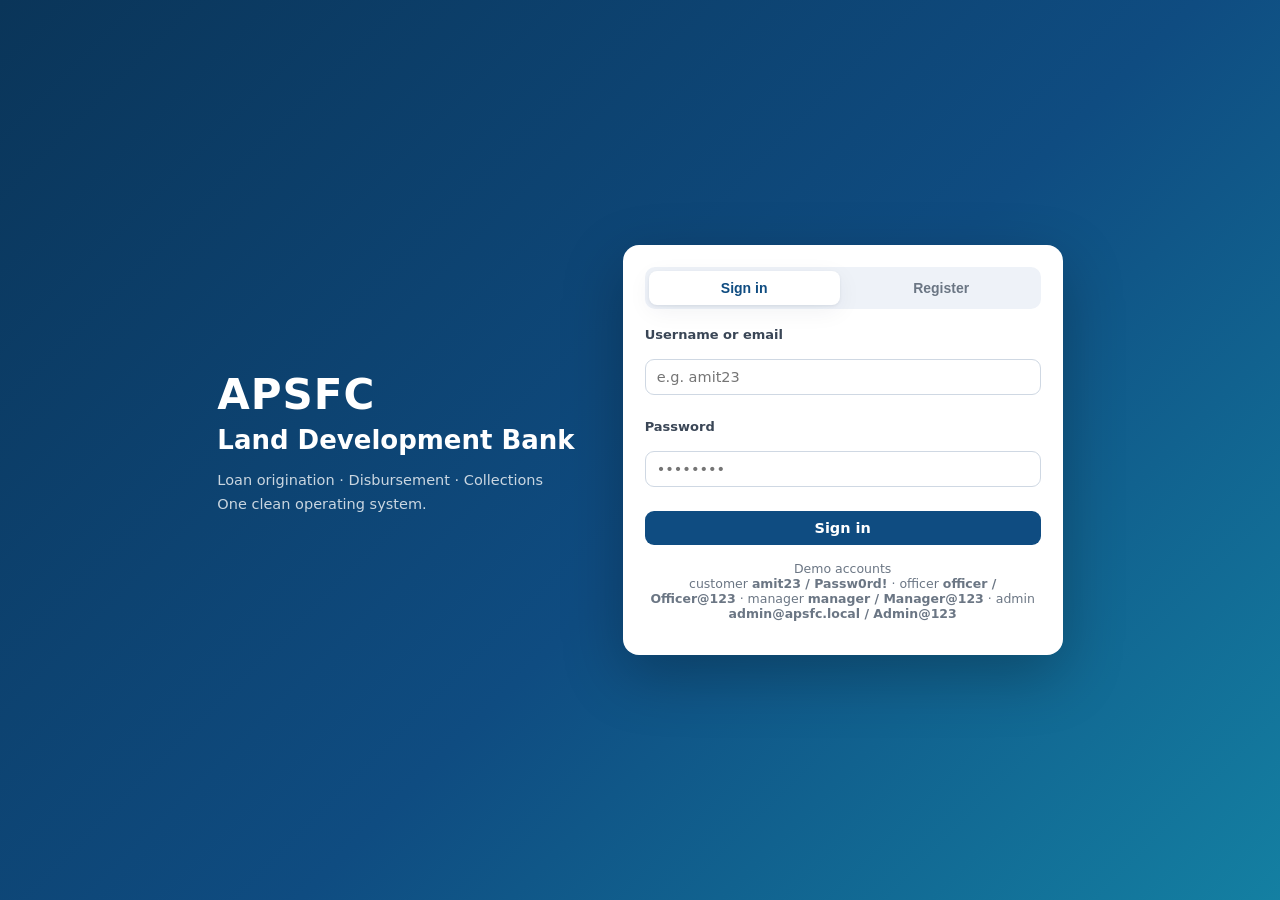
<file: frontend/app.html>
<!DOCTYPE html>
<html lang="en">
<head>
  <meta charset="UTF-8">
  <meta name="viewport" content="width=device-width, initial-scale=1.0">
  <title>APSFC Loan Management</title>
  <link rel="stylesheet" href="assets/css/style.css">
</head>
<body class="app-body">
  <aside class="sidebar">
    <div class="brand">
      <div class="logo">APSFC</div>
      <span class="brand-sub">Land Development Bank</span>
    </div>
    <nav id="nav" class="nav"></nav>
    <div id="user-chip" class="user-chip"></div>
  </aside>
  <main class="main">
    <div id="view" class="content"></div>
  </main>
  <div id="modal-host"></div>
  <div id="toasts"></div>

  <script src="assets/js/api.js"></script>
  <script src="assets/js/common.js"></script>
  <script src="assets/js/views.js"></script>
  <script src="assets/js/app.js"></script>
</body>
</html>
</file>
<file: frontend/assets/css/style.css>
/* APSFC Loan Management - stylesheet (no frameworks) */

:root {
  --bg: #f4f6fb;
  --card: #ffffff;
  --ink: #17202a;
  --muted: #6b7684;
  --line: #e3e8f0;
  --brand: #0f4c81;
  --brand-dark: #0a3559;
  --brand-2: #17a2b8;
  --ok: #1c8e4a;
  --bad: #c0392b;
  --warn: #b7791f;
  --info: #2f6fb3;
  --radius: 12px;
  --shadow: 0 1px 3px rgba(15, 40, 70, .08), 0 6px 24px rgba(15, 40, 70, .06);
}
* { box-sizing: border-box; }
body {
  margin: 0;
  font-family: "Segoe UI", system-ui, -apple-system, Roboto, sans-serif;
  background: var(--bg);
  color: var(--ink);
  font-size: 14.5px;
}
a { color: var(--brand); }
h1 { font-size: 22px; margin: 0; }
h3 { margin: 0 0 12px; font-size: 15px; }
.muted { color: var(--muted); }
.noline { text-decoration: none; }

/* ---------- login ---------- */
.auth-body { background: linear-gradient(135deg, #0a3559 0%, #0f4c81 55%, #17a2b8 130%); min-height: 100vh; display: flex; align-items: center; justify-content: center; }
.auth-shell { display: flex; gap: 48px; align-items: center; max-width: 980px; padding: 24px; }
.auth-brand { color: #fff; max-width: 400px; }
.auth-brand .logo { font-size: 42px; font-weight: 800; letter-spacing: 1px; }
.auth-brand h1 { font-size: 26px; margin: 6px 0 8px; font-weight: 600; }
.auth-brand .muted { color: rgba(255,255,255,.78); line-height: 1.6; }
.auth-card { background: var(--card); border-radius: 16px; box-shadow: 0 20px 60px rgba(0,0,0,.25); padding: 22px; width: 440px; }
.tabs { display: flex; gap: 6px; margin-bottom: 18px; background: #eef2f8; border-radius: 10px; padding: 4px; }
.tab { flex: 1; border: 0; background: transparent; padding: 9px; border-radius: 8px; font-weight: 600; color: var(--muted); cursor: pointer; font-size: 14px; }
.tab.active { background: #fff; color: var(--brand); box-shadow: var(--shadow); }
.tab-pane { display: flex; flex-direction: column; gap: 12px; }
.btn-block { width: 100%; }

/* ---------- app layout ---------- */
.app-body { display: flex; min-height: 100vh; }
.sidebar { width: 248px; background: #0d1f33; color: #dfe7f1; padding: 20px 14px; display: flex; flex-direction: column; gap: 18px; position: sticky; top: 0; height: 100vh; }
.brand { padding: 0 8px 14px; border-bottom: 1px solid rgba(255,255,255,.1); }
.brand .logo { font-size: 24px; font-weight: 800; letter-spacing: .5px; color: #fff; }
.brand-sub { font-size: 12px; color: #9fb3c8; }
.nav { display: flex; flex-direction: column; gap: 3px; flex: 1; }
.nav a { color: #c3d0df; text-decoration: none; padding: 10px 12px; border-radius: 8px; font-weight: 500; font-size: 14px; }
.nav a:hover { background: rgba(255,255,255,.07); color: #fff; }
.nav a.active { background: var(--brand-2); color: #fff; }
.user-chip { border-top: 1px solid rgba(255,255,255,.1); padding-top: 14px; display: flex; flex-direction: column; gap: 6px; }
.chip-name { font-weight: 600; color: #fff; }
.chip-role { font-size: 12px; color: #9fb3c8; letter-spacing: .6px; }
.main { flex: 1; padding: 26px 32px 60px; max-width: 1180px; }

/* ---------- components ---------- */
.page-head { display: flex; justify-content: space-between; align-items: flex-start; gap: 16px; margin-bottom: 20px; flex-wrap: wrap; }
.stats { display: grid; grid-template-columns: repeat(auto-fit, minmax(170px, 1fr)); gap: 14px; margin-bottom: 22px; }
.stat { background: var(--card); border: 1px solid var(--line); border-radius: var(--radius); padding: 16px; box-shadow: var(--shadow); }
.stat-value { font-size: 20px; font-weight: 700; color: var(--brand-dark); }
.stat-label { font-size: 12.5px; color: var(--muted); margin-top: 4px; font-weight: 600; text-transform: uppercase; letter-spacing: .4px; }
.stat-sub { font-size: 12px; margin-top: 6px; color: var(--brand-2); }
.grid2 { display: grid; grid-template-columns: 1fr 1fr; gap: 16px; align-items: start; }
@media (max-width: 900px) { .grid2 { grid-template-columns: 1fr; } .auth-shell { flex-direction: column; } }
.card { background: var(--card); border: 1px solid var(--line); border-radius: var(--radius); padding: 18px 20px; box-shadow: var(--shadow); margin-bottom: 18px; }
.card-head { display: flex; justify-content: space-between; align-items: center; margin-bottom: 12px; }
.narrow { max-width: 640px; }

label { display: block; font-size: 13px; font-weight: 600; color: #3a4656; margin-bottom: 5px; }
input, select, textarea {
  width: 100%; padding: 9px 11px; border: 1px solid #cfd8e3; border-radius: 9px;
  font: inherit; background: #fff; color: var(--ink); margin-bottom: 12px;
}
input:focus, select:focus, textarea:focus { outline: 2px solid #bcd5ea; border-color: var(--brand); }
.row2 { display: grid; grid-template-columns: 1fr 1fr; gap: 12px; }
.btn {
  display: inline-flex; align-items: center; justify-content: center; gap: 6px;
  border: 0; border-radius: 9px; padding: 9px 16px; font: inherit; font-weight: 600; cursor: pointer;
  background: var(--brand); color: #fff; transition: .15s;
}
.btn:hover { background: var(--brand-dark); }
.btn:disabled { opacity: .55; cursor: not-allowed; }
.btn-outline { background: #fff; color: var(--brand); border: 1px solid var(--brand); }
.btn-outline:hover { background: #eef5fb; }
.btn-ghost { background: transparent; color: var(--muted); border: 1px solid var(--line); }
.btn-danger-ghost { background: #fff; color: var(--bad); border: 1px solid var(--bad); }
.btn-mini { border: 1px solid var(--line); background: #fff; color: var(--ink); border-radius: 7px; padding: 4px 10px; font-size: 12.5px; cursor: pointer; }
.hint { font-size: 12.5px; color: var(--muted); margin-top: 4px; }
.center { text-align: center; }

/* tables */
.tbl { display: flex; flex-direction: column; }
.row { display: grid; grid-auto-flow: column; grid-auto-columns: minmax(0, 1fr); gap: 10px; align-items: center; padding: 11px 6px; border-bottom: 1px solid var(--line); font-size: 13.5px; }
.row.click { color: inherit; text-decoration: none; }
.row.click:hover { background: #f6f9fd; }
.th { font-weight: 700; font-size: 12px; text-transform: uppercase; letter-spacing: .5px; color: var(--muted); background: #fafbfe; border-radius: 8px 8px 0 0; }
.dim { opacity: .6; }

/* kv table */
table.kv { width: 100%; border-collapse: collapse; }
table.kv td { padding: 8px 4px; border-bottom: 1px solid var(--line); font-size: 14px; }
table.kv td:first-child { color: var(--muted); width: 45%; }

.rows { display: flex; flex-direction: column; gap: 9px; }
.gap-row { display: flex; justify-content: space-between; padding: 7px 0; border-bottom: 1px solid var(--line); }
.note { margin-top: 8px; background: #f2f7fc; border-left: 3px solid var(--brand-2); padding: 8px 10px; border-radius: 6px; font-size: 13px; }
.note-warn { background: #fdf4e3; border-left-color: var(--warn); }

/* badges */
.badge { display: inline-block; padding: 3px 9px; border-radius: 999px; font-size: 11.5px; font-weight: 700; letter-spacing: .4px; text-transform: uppercase; }
.badge-ok { background: #e2f5e9; color: var(--ok); }
.badge-bad { background: #fde8e5; color: var(--bad); }
.badge-info { background: #e3edfa; color: var(--info); }
.badge-warn { background: #fdf0d8; color: var(--warn); }
.badge-neutral { background: #eef1f5; color: var(--muted); }
.badge-accent { background: #ddf1f5; color: #0e7c8e; }

/* timeline */
.timeline { display: flex; flex-direction: column; gap: 12px; margin-top: 8px; }
.tl { display: flex; gap: 12px; }
.tl-dot { width: 9px; height: 9px; border-radius: 50%; background: var(--brand-2); margin-top: 6px; flex-shrink: 0; }
.tl b { font-size: 13px; }

/* filters */
.filters { display: flex; gap: 10px; margin-bottom: 12px; flex-wrap: wrap; }
.filters select { margin-bottom: 0; width: 220px; }
.filters input { margin-bottom: 0; flex: 1; min-width: 220px; }

/* modal */
.modal-backdrop { position: fixed; inset: 0; background: rgba(10,30,50,.45); display: flex; align-items: center; justify-content: center; z-index: 50; padding: 20px; }
.modal { background: #fff; border-radius: 14px; width: 440px; max-width: 100%; max-height: 90vh; overflow: auto; box-shadow: 0 24px 80px rgba(0,0,0,.3); }
.modal-head { display: flex; justify-content: space-between; align-items: center; padding: 16px 20px; border-bottom: 1px solid var(--line); }
.modal-body { padding: 18px 20px; }
.modal-foot { padding: 14px 20px; border-top: 1px solid var(--line); display: flex; justify-content: flex-end; gap: 10px; }
button.plain { border: 0; background: none; font-size: 24px; cursor: pointer; color: var(--muted); line-height: 1; }

/* toasts */
#toasts { position: fixed; top: 18px; right: 18px; z-index: 60; display: flex; flex-direction: column; gap: 8px; }
.toast { background: #fff; border-left: 4px solid var(--info); border-radius: 9px; padding: 12px 16px; box-shadow: 0 10px 30px rgba(0,0,0,.18); max-width: 360px; font-size: 13.5px; animation: fadein .2s ease; }
.toast-ok { border-left-color: var(--ok); }
.toast-error { border-left-color: var(--bad); }
.toast.out { opacity: 0; transition: opacity .4s; }
@keyframes fadein { from { opacity: 0; transform: translateY(-6px); } }

.loading { padding: 60px; text-align: center; color: var(--muted); }
</file>
